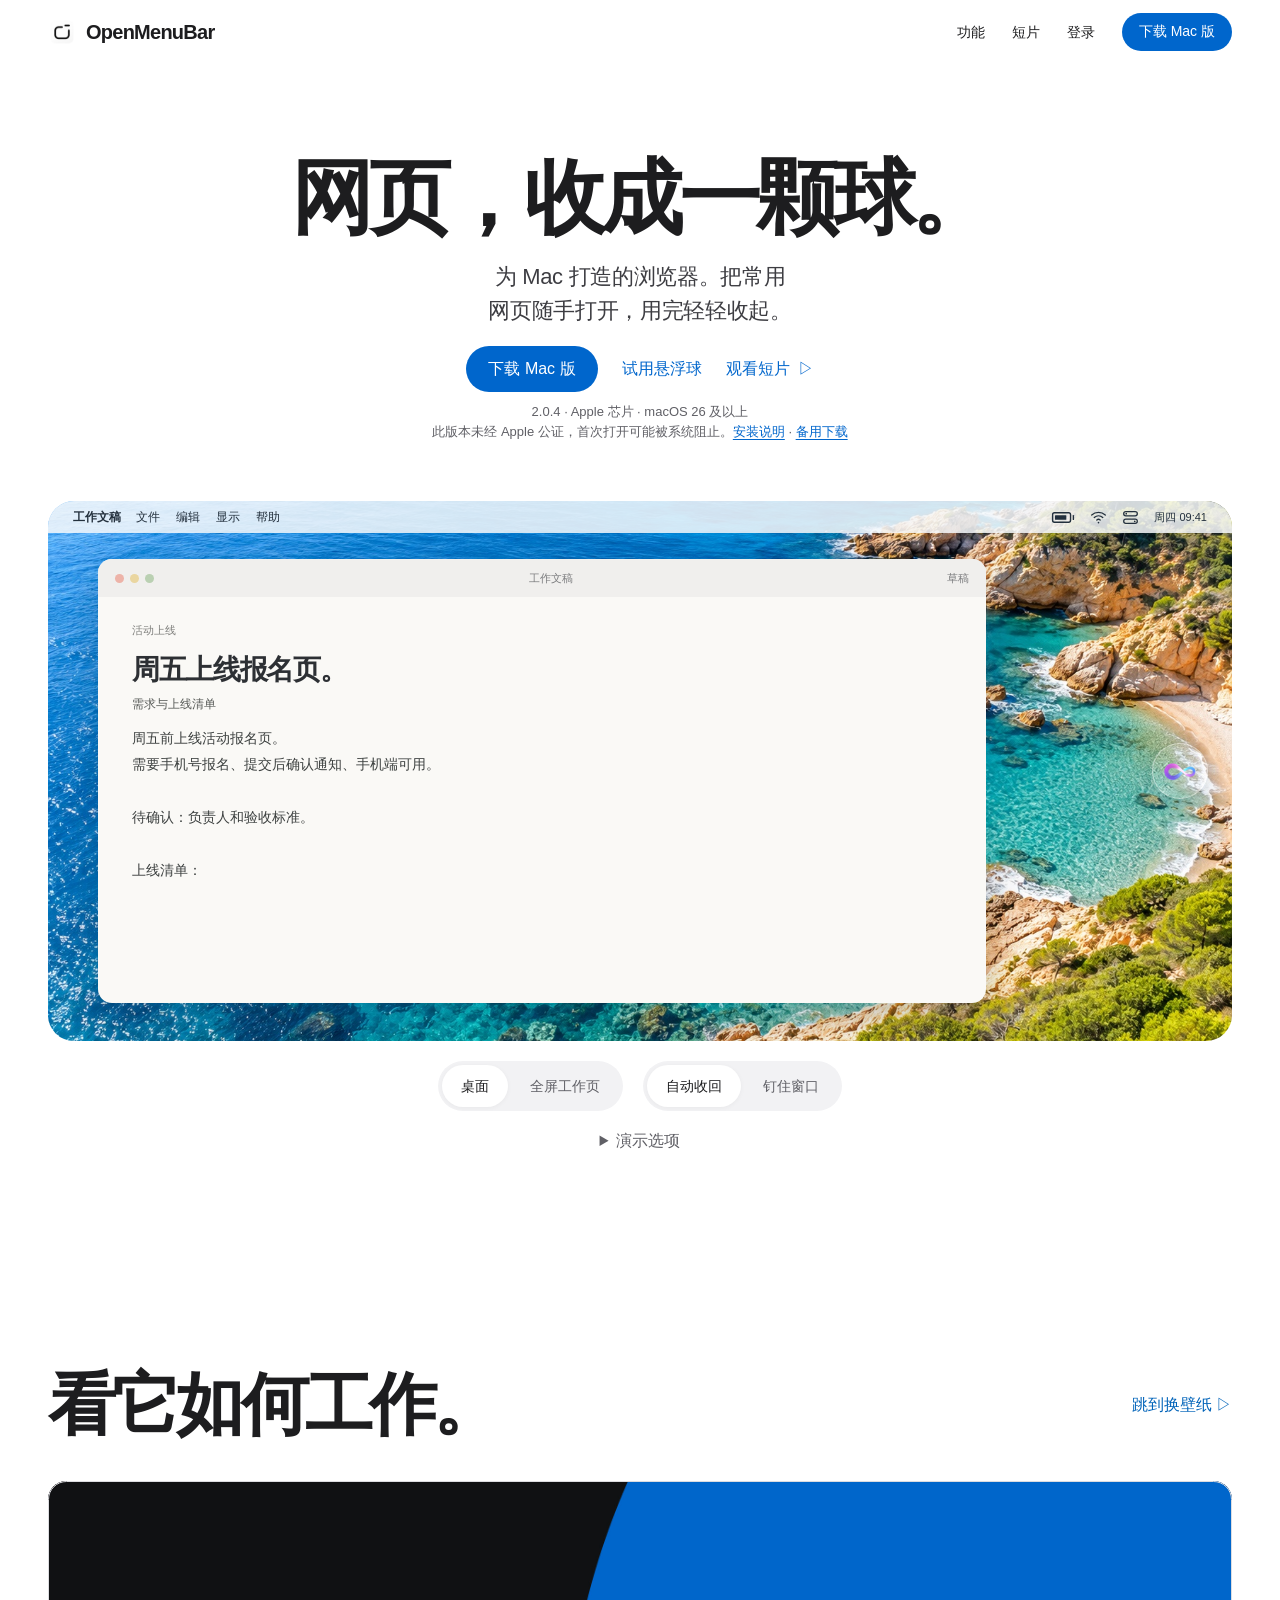
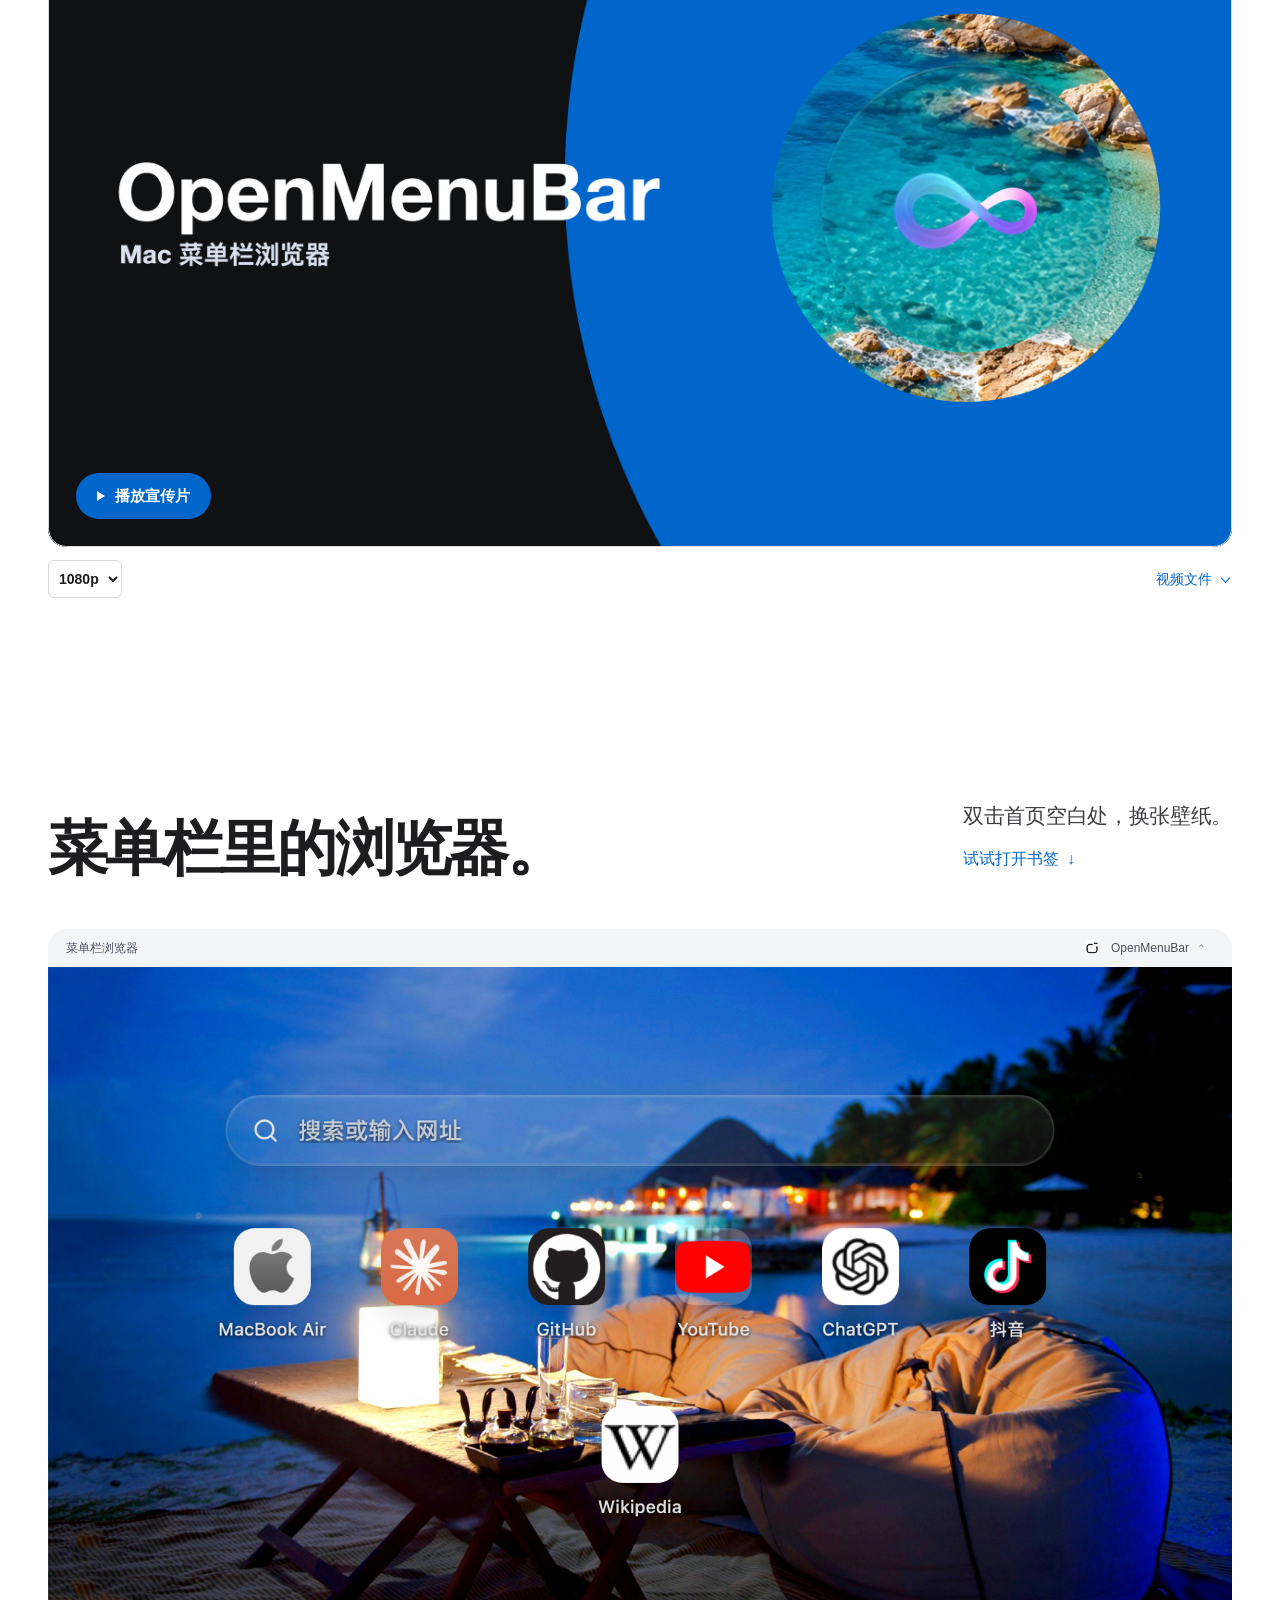
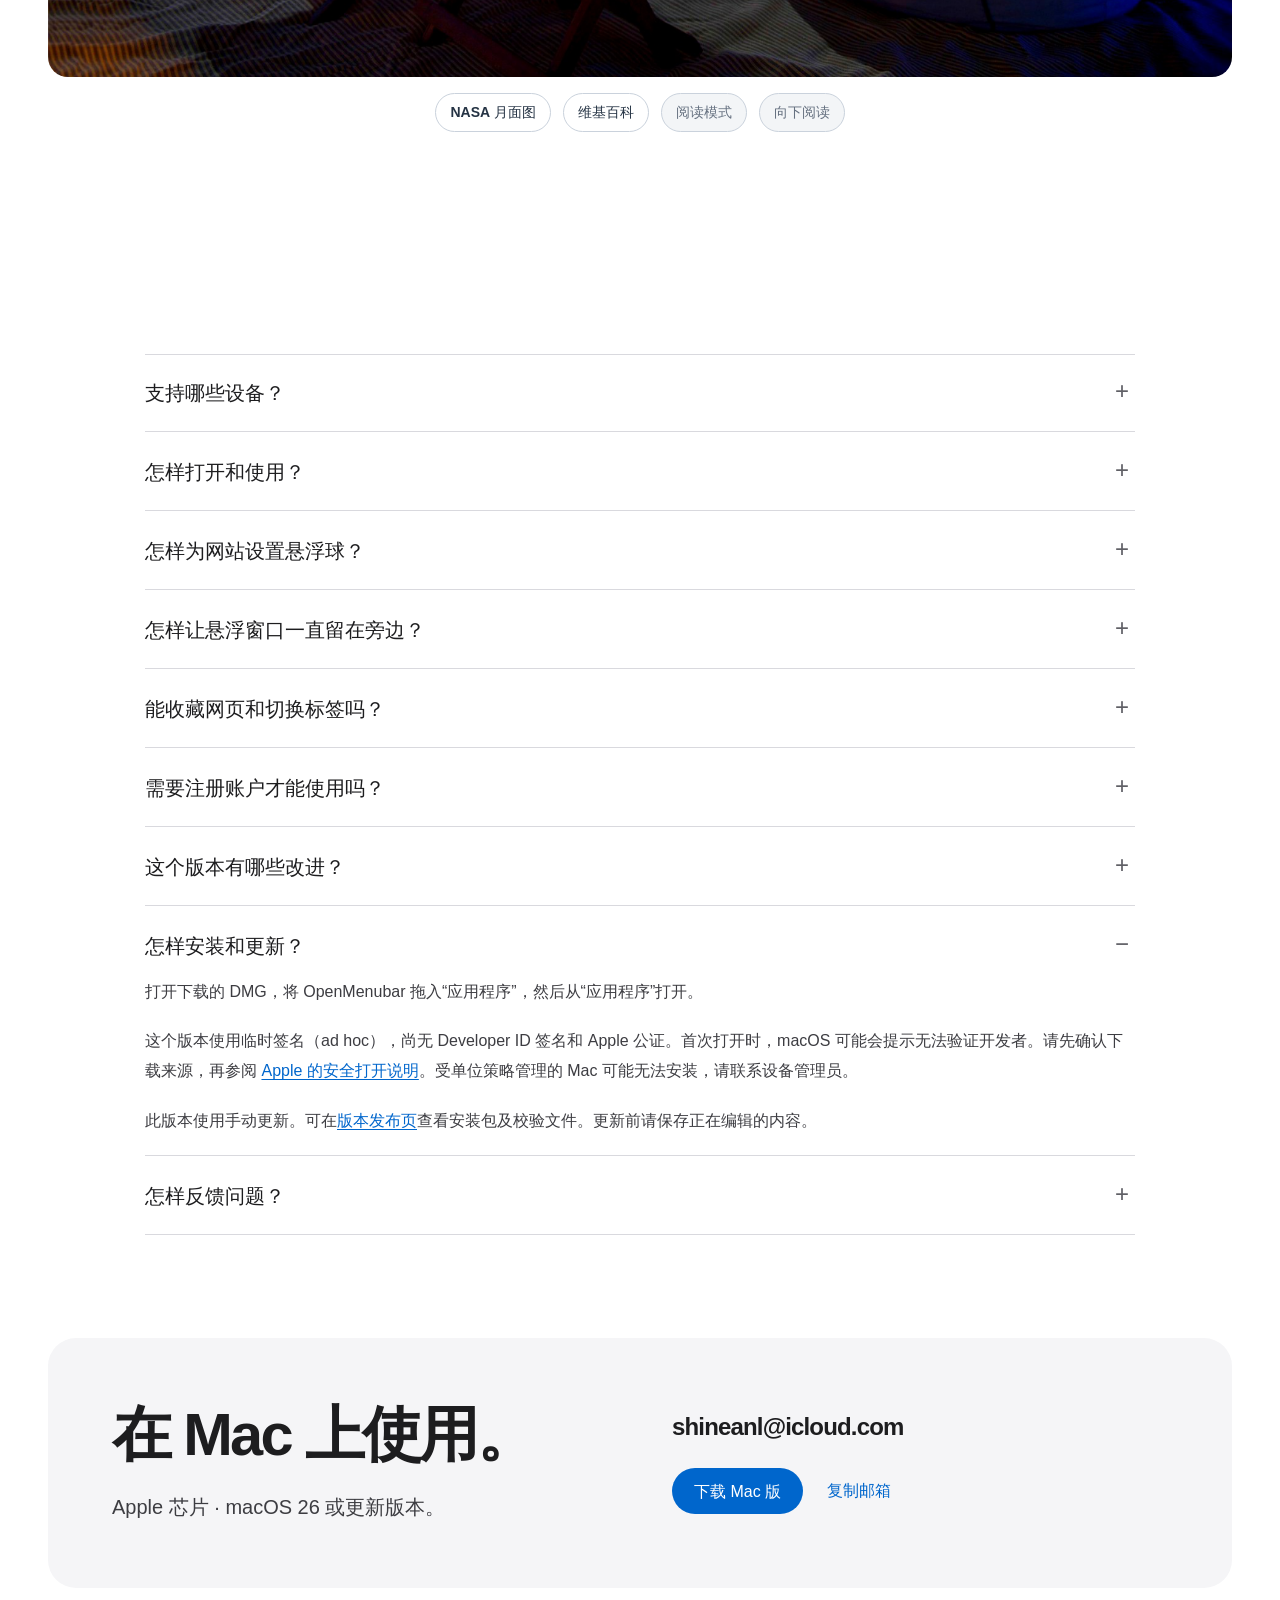
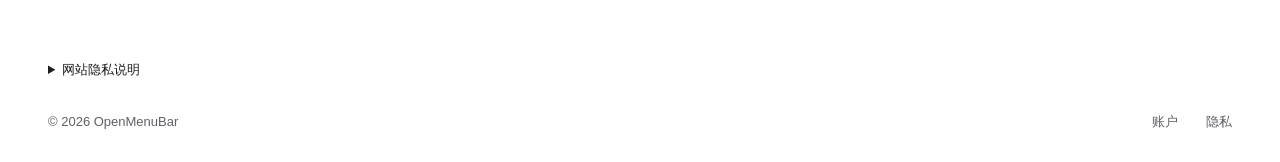
<file: index.html>
<!doctype html>
<html lang="zh-CN">
<head>
<meta charset="utf-8"><meta name="viewport" content="width=device-width,initial-scale=1">
<script>
// Only a clean-URL reload starts at the top. Hash links and back/forward keep
// the browser's normal behavior; restore its mode before user navigation.
(() => {
  if (location.hash || performance.getEntriesByType('navigation')[0]?.type !== 'reload' || !('scrollRestoration' in history)) return;
  const previous = history.scrollRestoration;
  history.scrollRestoration = 'manual';
  let guarded = true;
  const events = ['pointerdown','touchstart','keydown','wheel','pagehide'];
  const restore = () => {
    guarded = false;
    history.scrollRestoration = previous;
    events.forEach(name => window.removeEventListener(name, restore, true));
  };
  // Keep the reload guard through WebKit's deferred restoration, then release
  // it on the first user action or when leaving; no ongoing timer or scroll hook.
  events.forEach(name => window.addEventListener(name, restore, {capture:true,passive:true}));
  // Chromium can apply a saved reload offset before this head script runs.
  // Correct that one reload only; never override a hash or a user interaction.
  window.addEventListener('pageshow', event => {
    if (guarded && !event.persisted && !location.hash) window.scrollTo({top:0,left:0,behavior:'instant'});
  }, {once:true});
})();
</script>
<title>OpenMenuBar — 网页，收在手边。</title>
<meta name="description" content="一个更顺手的 macOS 浏览器。为常用站点配置悬浮球，需要时展开，用完收起；也可从菜单栏搜索、收藏与切换网页。">
<meta name="theme-color" content="#ffffff"><meta property="og:title" content="OpenMenuBar — 网页，收在手边。"><meta property="og:description" content="轻盈、顺手、少打扰的 macOS 浏览器。">
<link rel="icon" type="image/png" href="assets/app-icon.png?v=5"><meta name="robots" content="index,follow"><meta name="author" content="OpenMenuBar">
<style>
/* Interactive product fragments. These match the current app's visual language. */
.product-window{position:relative;margin:auto;background:#f4f5f7;border-radius:20px;overflow:hidden}
.demo-menubar{height:38px;display:flex;align-items:center;justify-content:space-between;padding:0 18px;background:#f4f5f7;color:#4b5260;font-size:12px}
.demo-menubar b{font-weight:500}.menu-trigger{display:flex;align-items:center;gap:9px;min-height:34px;background:transparent;border:0;border-radius:6px;padding:0 10px;font-size:12px}.menu-trigger:hover{background:#e4e7ec}.menu-trigger img{height:20px;width:20px}
.native-screen{position:relative;aspect-ratio:2.36;overflow:hidden;background:#f5f5f7}.demo-live{position:absolute;inset:0;overflow:hidden;background:#073b88 url('assets/wallpaper.jpg') center/cover no-repeat;transition:opacity .35s,transform .55s var(--ease)}
.native-screen.closed .demo-live{opacity:0;transform:translateY(-24px) scale(.98);pointer-events:none}.closed-label{position:absolute;inset:0;display:flex;align-items:center;justify-content:center;gap:14px;opacity:0;pointer-events:none;color:#526071;font-size:18px;transition:opacity .3s}.closed .closed-label{opacity:1}.closed-label img{width:40px}
.home-view{position:absolute;inset:0;display:flex;align-items:center;flex-direction:column;padding-top:var(--home-search-top,100px);z-index:6}.home-search{position:relative;isolation:isolate;width:min(560px,86%);height:48px;flex:none;display:flex;align-items:center;padding:0 22px 0 18px;gap:12px;border:1px solid rgba(255,255,255,.11);border-radius:24px;color:white;background:rgba(255,255,255,.02);background-image:linear-gradient(180deg,rgba(255,255,255,.025),rgba(255,255,255,.005));box-shadow:inset 0 1px 0 rgba(255,255,255,.05),inset 0 -1px 0 rgba(255,255,255,.08);transition:background-color 180ms ease,border-color 180ms ease,box-shadow 180ms ease} /* taste-skill-ignore: source-matched product UI inside data-ui; retains native surface treatment. */
.home-search::before{content:"";position:absolute;inset:0;z-index:-1;border-radius:inherit;pointer-events:none;background:rgba(255,255,255,.04);-webkit-backdrop-filter:blur(2px) saturate(118%);backdrop-filter:blur(2px) saturate(118%);box-shadow:0 8px 20px rgba(12,18,26,.12),inset 0 1px 1px rgba(255,255,255,.1),inset 0 -1px 1px rgba(0,0,0,.1)} /* taste-skill-ignore: source-matched product UI inside data-ui; retains native surface treatment. */
.home-search::after{content:"";position:absolute;inset:1px;border-radius:23px;pointer-events:none;background:linear-gradient(125deg,rgba(255,255,255,.05),transparent 38%,transparent 68%,rgba(255,255,255,.045));opacity:0;transition:opacity 180ms ease}.home-search>span{display:flex;width:18px;height:18px;flex:none;opacity:.82}.home-search svg{width:18px;height:18px;filter:drop-shadow(0 1px 2px #0006)}.home-search input{position:relative;z-index:1;background:transparent;border:0;outline:none;width:100%;height:100%;font:500 16px -apple-system,BlinkMacSystemFont,"PingFang SC",sans-serif;color:#fffffff5;caret-color:white;text-shadow:0 1px 3px #000b}.home-search input::placeholder{color:#ffffffd1;opacity:1;text-shadow:0 1px 3px #000a}.home-search:focus-within{border-color:#ffffff60;background-color:#ffffff0a;box-shadow:0 10px 26px #0c121a1f,inset 0 1px 1px #ffffff24}.home-search:focus-within::after{opacity:1} /* taste-skill-ignore: source-matched product UI inside data-ui; retains native surface treatment. */
.home-bookmarks{position:relative;width:min(580px,90%);display:flex;flex-wrap:wrap;align-items:flex-start;justify-content:center;gap:44px 16px;padding-top:14px;margin-top:28px}.home-bookmark{position:relative;flex:0 0 calc((100% - 80px)/6);min-width:0;border:0;background:transparent;color:white;padding:0;display:flex;align-items:center;flex-direction:column;gap:8px;font-size:12px;line-height:16px;text-shadow:0 1px 3px #000b;font-weight:500}.home-bookmark .icon-tile{width:52px;height:52px;flex:none;border-radius:14px;background:#ffffff38;display:grid;place-items:center;overflow:hidden;transform-origin:center bottom;box-shadow:0 8px 22px #1a162a1a}.home-bookmark img{display:block;width:100%;height:100%;border-radius:inherit;object-fit:cover;pointer-events:none}.home-bookmark:focus-visible{outline:0}.home-bookmark:focus-visible .icon-tile{outline:3px solid white;outline-offset:5px} /* taste-skill-ignore: source-matched product UI inside data-ui; retains native surface treatment. */
.demo-live.browsing .home-view{visibility:hidden;pointer-events:none}.demo-live.returning .home-view{visibility:visible;pointer-events:auto}.demo-live:not(.browsing) .demo-topbar,.demo-live:not(.browsing)>.preview-page{visibility:hidden}.demo-live.returning .home-search::before{-webkit-backdrop-filter:none;backdrop-filter:none} /* taste-skill-ignore: source-matched product UI inside data-ui; retains native surface treatment. */
.preview-page{position:absolute;inset:0;background:#fafbfe;display:flex;flex-direction:column;justify-content:center;align-items:center;text-align:center}.preview-page>.page-logo{width:54px;height:54px;border-radius:12px;object-fit:contain}.preview-page h3{font-size:28px;font-weight:600;letter-spacing:-.04em;margin:20px 0 12px}.preview-page p{font-size:15px;line-height:1.8;color:#526071;margin:0}.demo-query{border:1px solid #e4e8f0;background:white;border-radius:20px;color:#526071;font-size:14px;max-width:66%;width:470px;margin-top:24px;text-align:left;padding:18px} /* taste-skill-ignore: source-matched product UI inside data-ui; retains native surface treatment. */
.demo-topbar{position:absolute;top:0;left:0;right:0;height:32px;display:flex;align-items:flex-start;gap:12px;padding:4px 15px;background:#f4f6fbf5;border-bottom:1px solid #e5eaf3;z-index:4}.demo-topbar .home-return{border:0;background:#e8edf5;border-radius:50%;font-size:15px;width:25px;height:25px;flex:none;padding:0}.dock-rail{--unit:24;--gap:5;display:flex;align-items:flex-start;gap:calc(var(--gap)*1px);height:46px;width:182px;flex:none;position:relative}.dock-item{height:calc(var(--unit)*1.8px);width:calc(var(--unit)*1px);padding:0;border:0;background:transparent;position:relative;flex:none;isolation:isolate;transform-origin:0 0}.dock-bg{position:absolute;top:0;left:50%;width:calc(var(--unit)*1px);height:calc(var(--unit)*1px);transform:translateX(-50%);background:#e1e5edaa;border:1px solid #c9d2e355;border-radius:50%;z-index:-1;transform-origin:50% 0}.dock-item img{position:absolute;top:calc(var(--unit)*.166666px);left:50%;width:calc(var(--unit)*.666666px);height:calc(var(--unit)*.666666px);border-radius:22%;transform:translateX(-50%);object-fit:contain;transform-origin:50% 0}.dock-item::after{content:attr(data-name);position:absolute;top:calc(var(--unit)*1.74px);left:50%;transform:translateX(-50%) scaleX(var(--dock-inverse,1));font-size:12px;color:#52627c;opacity:0;white-space:nowrap;pointer-events:none;transition:opacity .2s}.dock-item:hover::after,.dock-item:focus-visible::after{opacity:1}.dock-flash{position:absolute;inset:0;border-radius:50%;background:white;opacity:0}.dock-item.pressed .dock-flash{animation:dockPress .2s ease-in-out}.demo-topbar .dock-rail,.demo-topbar .dock-item{height:calc(var(--unit)*1px)}.demo-topbar .dock-bg{top:calc(var(--unit)*.5px);transform:translate(-50%,-50%);transform-origin:50% 50%}.demo-topbar .dock-item img{transform-origin:50% 50%}.demo-tab{display:flex;align-items:center;gap:7px;max-width:180px;min-width:110px;height:26px;border-radius:16px;padding:0 13px;background:white;color:#314460;font-size:12px;box-shadow:0 1px 3px #20385912}.demo-tab img{width:15px;height:15px}.demo-tab small{margin-left:auto;color:#8b97ab} /* taste-skill-ignore: source-matched product UI inside data-ui; retains native surface treatment. */
.motion-preview{background:#f5f5f7;position:relative;overflow:hidden;color:#1d1d1f;border-radius:24px}.motion-chrome{padding:42px 48px 28px;min-height:210px;background:#e9ecf1;display:flex;align-items:flex-start;gap:28px;position:relative}.motion-chrome .dock-rail{--unit:70;--gap:14;width:480px;height:140px}.motion-chrome .dock-item::after{font-size:14px}.motion-tab-tray{flex:1;min-width:0;display:flex;gap:14px;margin-top:10px;overflow:hidden;align-items:center;min-height:58px}.motion-tab{white-space:nowrap;display:flex;align-items:center;gap:12px;padding:15px 24px;border-radius:30px;font-size:16px;background:white}.motion-tab img{width:25px;height:25px;object-fit:contain;border-radius:6px}.motion-plus{color:#677386;font-size:24px;flex:none}.motion-content{display:flex;justify-content:space-between;align-items:center;gap:30px;padding:48px;min-height:220px;background:#fafafa}.motion-content h3{font-size:32px;letter-spacing:-.035em;font-weight:600;margin:0 0 12px}.motion-content p{font-size:17px;line-height:1.75;color:#526071;margin:0}.motion-content .motion-logo{width:88px;height:88px;border-radius:22px;object-fit:contain}.motion-pointer{position:absolute;top:0;left:0;width:24px;height:33px;z-index:4;pointer-events:none;filter:drop-shadow(1px 2px 1px white);opacity:0;transform-origin:top left}.motion-pointer svg{display:block;width:100%;height:100%}.motion-tab-tray .motion-tab[hidden]{display:none} /* taste-skill-ignore: source-matched product UI inside data-ui; retains native surface treatment. */
.feature-view{width:100%;animation:chapterIn .45s var(--ease) backwards}.feature-view[hidden]{display:none}.feature-shot{display:block;width:100%;border-radius:14px}.small-home{max-width:none;aspect-ratio:1.94;object-fit:cover;object-position:top;margin:auto}.key-row{display:flex;gap:10px;align-items:center;justify-content:center;margin-bottom:32px}.key{display:inline-flex;align-items:center;justify-content:center;min-width:54px;height:52px;background:white;border:1px solid #e1e4eb;box-shadow:0 3px 0 #e1e4eb;border-radius:9px;font-size:21px}.key-row p{font-size:16px;margin-left:9px}.bookmark-strip{display:flex;gap:18px;justify-content:center;margin-bottom:32px}.bookmark{background:white;border-radius:16px;width:68px;height:68px;display:flex;align-items:center;justify-content:center}.bookmark img{width:48px;height:48px;object-fit:contain;border-radius:12px}.workspace{background:white;border-radius:14px;overflow:hidden}.inline-brand-row{display:flex;align-items:center;gap:13px;background:#e9edf4;padding:14px 20px}.inline-brand-row img{width:26px;height:26px;object-fit:contain;border-radius:6px}.mini-tabs{display:flex;gap:6px;padding:12px 18px;background:#f4f5f7}.mini-tabs button{font-size:15px;min-height:40px;border:0;background:transparent;border-radius:6px;padding:8px 16px}.mini-tabs button[aria-selected=true]{background:white;color:#0066cc}.workspace-page{padding:40px 30px;min-height:240px}.workspace-page h3{font-size:28px;letter-spacing:-.04em;margin:14px 0 12px}.workspace-page p{font-size:17px;line-height:1.8;color:#526071;margin:0}.slide-outgoing{pointer-events:none!important}.page-scrolling .home-search::before,.hero-offscreen .home-search::before{-webkit-backdrop-filter:none;backdrop-filter:none} /* taste-skill-ignore: source-matched product UI inside data-ui; retains native surface treatment. */
@keyframes dockPress{0%,100%{opacity:0}18%{opacity:.3}}@keyframes chapterIn{from{opacity:0;transform:translateY(12px)}to{opacity:1;transform:none}}
@media(max-width:760px){.product-window{border-radius:14px}.native-screen{aspect-ratio:1.3}.demo-live{background-position:54% center}.home-search{width:86%;height:42px;padding:0 14px;gap:9px}.home-search input{font-size:14px}.home-bookmarks{gap:32px 16px;margin-top:22px}.home-bookmark{flex-basis:calc((100% - 48px)/4);font-size:11px;gap:7px}.home-bookmark .icon-tile{width:42px;height:42px;border-radius:11px}.demo-menubar{font-size:10px;padding:0 9px}.demo-menubar b{font-size:10px}.menu-trigger{font-size:10px;gap:4px;padding:0 4px;min-height:36px}.menu-trigger img{width:17px;height:17px}.demo-topbar{height:36px;padding:6px 8px;gap:6px}.demo-topbar .dock-rail{--unit:20;--gap:4;width:140px}.demo-topbar .home-return{width:24px;height:24px;font-size:14px}.demo-tab{font-size:10px;min-width:68px;height:24px;padding:0 8px;gap:4px}.demo-tab img{width:12px;height:12px}.preview-page>.page-logo{width:36px;height:36px;border-radius:9px}.preview-page h3{font-size:21px;margin:13px 0 9px;max-width:90%}.preview-page p{font-size:12px;max-width:87%}.demo-query{padding:10px;font-size:11px;margin-top:14px;max-width:84%;border-radius:13px}.closed-label{font-size:14px}.closed-label img{width:30px}.motion-preview{border-radius:18px}.motion-chrome{padding:28px 20px 20px;gap:10px;flex-wrap:wrap;min-height:190px}.motion-chrome .dock-rail{--unit:40;--gap:9;width:285px;height:88px}.motion-chrome .dock-item::after{font-size:12px}.motion-tab-tray{flex-basis:100%;margin:0;min-height:40px;padding-left:3px}.motion-tab{font-size:13px;padding:9px 14px}.motion-tab img{width:18px;height:18px}.motion-content{padding:28px 24px;gap:16px;min-height:180px}.motion-content h3{font-size:23px;line-height:1.25}.motion-content p{font-size:14px}.motion-content .motion-logo{width:48px;height:48px;border-radius:12px}.key-row{margin-bottom:24px;gap:8px;flex-wrap:wrap}.key-row p{font-size:13px;margin-left:4px}.key{min-width:44px;height:44px;font-size:18px}.bookmark{width:52px;height:52px}.bookmark img{width:38px;height:38px}.bookmark-strip{gap:14px;margin-bottom:24px}.workspace-page{padding:28px 22px;min-height:220px}.workspace-page h3{font-size:24px}.workspace-page p{font-size:15px}.small-home{aspect-ratio:1.45}}
@media(prefers-reduced-motion:reduce){.demo-live,.home-view,.dock-item,.dock-item img,.dock-bg,.motion-tab-tray,.closed-label{transition:none!important}.motion-pointer{display:none!important}.feature-view{animation:none}}
.release-demo{border:0;background:none;padding:0;font:inherit;cursor:pointer}.release-note a{text-decoration:underline;text-underline-offset:3px}
</style>
<link rel="canonical" href="https://funning0423.github.io/openmenubar-site/"><meta property="og:url" content="https://funning0423.github.io/openmenubar-site/"><meta property="og:type" content="website"><meta property="og:locale" content="zh_CN"><meta property="og:image" content="https://funning0423.github.io/openmenubar-site/assets/wallpaper-poster.jpg?v=6a9117ad72"><meta property="og:image:alt" content="OpenMenuBar 字标与海岸背景下的液态玻璃悬浮球。"><meta name="twitter:card" content="summary_large_image"><link rel="stylesheet" href="refresh.css?v=16"><link rel="stylesheet" href="assets/film-player.css?v=08c5ec2693">
<link rel="stylesheet" href="assets/orb-demo.css?v=54">
<link rel="stylesheet" href="assets/moon-preview.css?v=f412bdb12c">
<link rel="stylesheet" href="assets/homepage-layout.css?v=3">
</head>
<body id="top">
<noscript><style>.copy-email,[data-orb-open],.orb-scene-controls,.orb-demo-controls,.orb-launcher,.orb-invitation,.orb-pin-help{display:none}</style><p class="noscript-notice wrap">当前为静态预览。仍可下载 Mac 版和观看短片。</p></noscript>
<a class="skip" href="#main">跳到正文</a>
<div class="wrap"><header><a class="brand" href="#top" aria-label="OpenMenuBar 首页"><img src="assets/app-icon.png?v=5" alt="" width="33" height="33">OpenMenuBar</a><nav aria-label="主导航"><a class="desktop-nav" href="#features">功能</a><a href="#film">短片</a><a href="https://openmenubar-mac.funning0423.chatgpt.site/account" target="_top">登录</a><a class="nav-cta desktop-nav" href="https://github.com/Funning0423/openmenubar-site/releases/download/v2.0.4/OpenMenubar-2.0.4-arm64.dmg" aria-describedby="download-compatibility">下载 Mac 版</a></nav></header></div>
<main id="main">
<section class="hero orb-hero wrap" aria-labelledby="hero-title">
  <div class="entry hero-heading"><h1 id="hero-title"><span>网页，</span><wbr><span>收成一颗球。</span></h1><div class="hero-copy">
    <p class="intro">为 Mac 打造的浏览器。把常用网页随手打开，用完轻轻收起。</p>
    <div class="actions"><a class="button" href="https://github.com/Funning0423/openmenubar-site/releases/download/v2.0.4/OpenMenubar-2.0.4-arm64.dmg" aria-describedby="download-compatibility">下载 Mac 版</a><button class="text-link release-demo" type="button" data-orb-open>试用悬浮球</button><a class="text-link" href="#film">观看短片 <span aria-hidden="true">▷</span></a></div><p class="release-note" id="download-compatibility">2.0.4 · Apple 芯片 · macOS 26 及以上<br>此版本未经 Apple 公证，首次打开可能被系统阻止。<a href="#install-help">安装说明</a> · <a href="https://openmenubar-mac.funning0423.chatgpt.site/updates/OpenMenubar-2.0.4-arm64.dmg">备用下载</a></p>
  </div></div>
  <div class="orb-stage" id="orb-stage" data-ui data-orb-state="closed" data-orb-side="right" data-orb-scene="desktop" data-orb-pinned="false" aria-label="在工作场景中使用悬浮 AI 网页">
    <div class="orb-desktop-bar" aria-hidden="true"><div class="orb-menu-left"><span class="orb-menu-app">工作文稿</span><span class="orb-menu-items"><span>文件</span><span>编辑</span><span>显示</span><span>帮助</span></span></div><div class="orb-menu-status"><svg viewBox="0 0 24 18" class="orb-battery"><rect x="1" y="4" width="19" height="10" rx="2"/><path d="M23 7v4"/><rect x="3.5" y="6.5" width="12" height="5" rx=".6" fill="currentColor" stroke="none"/></svg><svg viewBox="0 0 20 20"><path d="M2 7a12 12 0 0 1 16 0M5 10a7.5 7.5 0 0 1 10 0M8 13a3 3 0 0 1 4 0"/><circle cx="10" cy="16" r="1" fill="currentColor" stroke="none"/></svg><svg viewBox="0 0 20 20"><rect x="2" y="3" width="16" height="5" rx="2.5"/><circle cx="5" cy="5.5" r="1" fill="currentColor" stroke="none"/><rect x="2" y="12" width="16" height="5" rx="2.5"/><circle cx="15" cy="14.5" r="1" fill="currentColor" stroke="none"/></svg><span class="orb-menu-time">周四 09:41</span></div></div>
    <section class="orb-document" id="orb-document" aria-label="可编辑的工作文稿">
      <div class="orb-work-chrome"><span class="orb-window-dots" aria-hidden="true"><i></i><i></i><i></i></span><span>工作文稿</span><span>草稿</span></div>
      <div class="orb-work-content"><p class="orb-work-breadcrumb">活动上线</p><h2>周五上线报名页。</h2>
        <label for="orb-draft" class="orb-draft-label">需求与上线清单</label>
        <textarea id="orb-draft" spellcheck="false" aria-label="可编辑的需求与上线清单">周五前上线活动报名页。
需要手机号报名、提交后确认通知、手机端可用。

待确认：负责人和验收标准。

上线清单：
</textarea>
      </div>
    </section>
    <button type="button" class="orb-launcher" id="orb-launcher" aria-label="展开 ChatGPT 对话演示" aria-controls="orb-web" aria-expanded="false"><span class="orb-glyph" aria-hidden="true"></span></button>
    <div class="orb-shell" id="orb-web" role="region" aria-label="ChatGPT 移动网页结构演示" aria-hidden="true" hidden inert>
      <div class="orb-chat-header"><strong>ChatGPT <span aria-hidden="true">⌄</span></strong><span class="orb-chat-mark" aria-hidden="true">演示对话</span></div>
      <div class="orb-reading" id="orb-reading" tabindex="0" aria-label="可滚动的原创 AI 对话">
        <div class="orb-conversation" id="orb-conversation">
          <div class="orb-message orb-message-user"><p>周五前上线活动报名页，需要手机号报名、确认通知和手机适配。把需求整理成上线清单，并列出待确认的问题。</p></div>
          <div class="orb-message orb-message-assistant"><div id="orb-copy-source"><p>可以，先把需求拆成四项：</p>
            <ol id="orb-checklist"><li><strong>页面内容</strong><span>时间、地点与报名说明。</span></li><li><strong>报名表单</strong><span>手机号必填与格式校验。</span></li><li><strong>成功通知</strong><span>确认文案与发送方式。</span></li><li><strong>上线验收</strong><span>检查手机端报名全流程。</span></li></ol>
            <h3>上线前再确认</h3><ul><li>各项任务由谁负责？</li><li>报名数据保存在哪里？</li><li>具体上线时间和验收人是谁？</li></ul>
            </div><button type="button" id="orb-copy" class="orb-copy" aria-label="复制上线清单"><svg viewBox="0 0 24 24" aria-hidden="true" fill="none" stroke="currentColor" stroke-width="1.6"><rect x="8" y="8" width="12" height="13" rx="2"/><path d="M16 8V5a2 2 0 0 0-2-2H5a2 2 0 0 0-2 2v9a2 2 0 0 0 2 2h3"/></svg><span>复制清单</span></button>
          </div>
        </div>
      </div>
      <form class="orb-composer" id="orb-chat-form"><label for="orb-chat-input" class="visually-hidden">补充需求，保存到演示对话</label><textarea id="orb-chat-input" rows="1" placeholder="补充需求…" maxlength="600" aria-describedby="orb-demo-note"></textarea><button type="submit" id="orb-send" aria-label="发送到演示对话" disabled><svg viewBox="0 0 24 24" aria-hidden="true" fill="none" stroke="currentColor" stroke-width="2" stroke-linecap="round" stroke-linejoin="round"><path d="M12 19V5M6 11l6-6 6 6"/></svg></button></form>
    </div>
  </div>
  <div class="orb-scene-controls" aria-label="演示控制">
    <div class="orb-control-group" role="group" aria-label="工作场景"><button type="button" data-orb-scene="desktop" aria-pressed="true">桌面</button><button type="button" data-orb-scene="fullscreen" aria-pressed="false">全屏工作页</button></div>
    <div class="orb-control-group" role="group" aria-label="窗口行为"><button type="button" data-orb-mode="auto" aria-pressed="true">自动收回</button><button type="button" data-orb-mode="pinned" aria-pressed="false">钉住窗口</button></div>
  </div>
  <details class="demo-options">
    <summary>演示选项</summary>
    <p class="orb-demo-note" id="orb-demo-note">本页演示不连接 AI 服务。</p>
    <div class="orb-demo-controls"><div><button type="button" id="orb-side">移到左侧</button><button type="button" id="orb-toggle">展开 AI</button></div></div>
  </details>
  <p class="demo-status" id="orb-demo-status" role="status" aria-live="polite"></p>
  <noscript><p class="orb-static-note">当前显示静态预览。你仍可观看短片、阅读功能，或<a href="https://github.com/Funning0423/openmenubar-site/releases/download/v2.0.4/OpenMenubar-2.0.4-arm64.dmg">下载 Mac 版</a>。</p></noscript>
</section>

<section class="film-section" id="film" aria-labelledby="film-title">
<div class="film-inner wrap">
  <div class="film-heading">
    <h2 class="reveal" id="film-title">看它如何工作。</h2>
    <button class="film-chapter" type="button" data-film-chapter="24.54">跳到换壁纸 <span aria-hidden="true">▷</span></button>
  </div>
  <div class="film-shell reveal">
    <video id="product-film" data-opening-duration="4.173857" data-ai-end="21.905286" data-duration-label="约 50 秒" controls playsinline webkit-playsinline preload="none" poster="assets/wallpaper-poster.jpg?v=6a9117ad72" aria-label="OpenMenuBar 宣传片。打开悬浮网页预约会议室，双击更换首页壁纸，再滑过书签、切换网页，看土星环影从顶栏下穿过。"><source src="assets/openmenubar-wallpaper-720p.mp4?v=1908203c76" data-desktop-src="assets/openmenubar-wallpaper-4k.mp4?v=a91fa8672d" data-hd-src="assets/openmenubar-wallpaper-hd.mp4?v=0477f7392b" data-mobile-src="assets/openmenubar-wallpaper-720p.mp4?v=1908203c76" data-light-src="assets/openmenubar-wallpaper-480p.mp4?v=930f742497" type="video/mp4"><track kind="subtitles" src="assets/wallpaper.zh.vtt?v=1feee5fb19" srclang="zh" label="中文字幕"><p>你的浏览器暂不支持视频，请<a href="assets/openmenubar-wallpaper-4k.mp4?v=a91fa8672d" download>下载产品短片</a>。</p></video>
    <div class="film-start" hidden>
      <button id="film-play" type="button" aria-label="播放约 50 秒宣传片"><span class="film-triangle" aria-hidden="true"></span>播放宣传片</button>
    </div>
  </div>
  <p id="film-load-status" class="film-load-status" role="status" aria-live="polite" hidden></p>
  <a id="film-web-fallback" class="text-link" href="film-lite.html" hidden>打开备用播放</a>
  <div class="film-toolbar">
    <span id="film-quality" hidden aria-hidden="true"></span>
    <label class="film-resolution"><select id="film-resolution" aria-label="视频清晰度"><option value="light">480p</option><option value="mobile" selected>720p</option><option value="hd">1080p</option><option value="4k">4K</option></select></label>
    <details class="film-file-options">
      <summary>视频文件</summary>
      <div class="film-file-links">
        <a href="assets/openmenubar-wallpaper-4k.mp4?v=a91fa8672d" download="OpenMenuBar-Wallpaper-4K90.mp4">下载 4K 视频 <span aria-hidden="true">↓</span></a>
        <a href="film-lite.html">备用播放 · 1080p</a>
        <a href="assets/openmenubar-wallpaper-hd.mp4?v=0477f7392b">直接播放 1080p <span aria-hidden="true">↗</span></a>
      </div>
      <details id="full-film" class="film-archive">
        <summary>上一版</summary>
        <div class="film-file-links">
          <a href="assets/openmenubar-film-mobile.mp4?v=57c2">1080p</a>
          <a href="assets/openmenubar-film.mp4?v=57c2">4K</a>
        </div>
      </details>
    </details>
  </div>
</div></section>
<section class="menubar-section section wrap" id="features" aria-labelledby="features-title"><div class="section-heading"><h2 class="reveal" id="features-title">菜单栏里的浏览器。</h2><div class="menubar-intro"><p>双击首页空白处，换张壁纸。</p><a class="text-link" href="#native-screen" data-menu-demo>试试打开书签 <span aria-hidden="true">↓</span></a></div></div>
<div class="hero-stage"><div class="product-window" data-ui aria-label="菜单栏浏览器交互预览"><div class="demo-menubar"><b>菜单栏浏览器</b><button class="menu-trigger" id="menu-trigger" aria-expanded="true" aria-controls="native-screen"><img src="assets/app-icon.png?v=5" alt="">OpenMenuBar <span aria-hidden="true">⌃</span></button></div><div class="native-screen" id="native-screen" tabindex="-1"><div class="demo-live" id="hero-demo" data-home-state="home"><div class="moon-stage">
<div class="moon-home" tabindex="0" role="group" aria-label="浏览器首页。双击空白处或按回车换壁纸。"><form id="demo-search"><input id="q" aria-label="搜索或输入网址" type="text" autocomplete="off" spellcheck="false" enterkeyhint="go"></form><nav class="moon-bookmarks" aria-label="主页入口"></nav></div>
<div class="moon-page" hidden><div class="moon-bar" role="toolbar" aria-label="网页标签"></div><div class="moon-body" tabindex="0" role="region" aria-label="网页内容"><div class="moon-content"></div></div></div>
</div></div><div class="closed-label"><img src="assets/app-icon.png?v=5" alt="">点右上角图标，接着读。</div></div></div></div>
<div class="moon-actions" role="group" aria-label="交互演示操作"><button type="button" data-moon="nasa">NASA 月面图</button><button type="button" data-moon="wiki">维基百科</button><button type="button" data-moon="reader" aria-pressed="false" disabled>阅读模式</button><button type="button" data-moon="next" disabled>向下阅读</button><a id="moon-original" hidden target="_blank" rel="noopener noreferrer">打开原网页 ↗</a></div><p class="visually-hidden" id="moon-status" aria-live="polite"></p></section>
<section class="launch-section wrap" id="faq" aria-labelledby="faq-title"><div class="faq-heading"><h2 class="reveal" id="faq-title">常见问题</h2></div><div class="faq-list"><details><summary>支持哪些设备？</summary><p>此安装包支持配备 Apple 芯片的 Mac，需要 macOS 26 或更新版本。</p></details><details><summary>怎样打开和使用？</summary><p>点击菜单栏图标即可打开或收起浏览器。输入关键词或网址开始浏览；也可以在设置中自定义快捷键，或启用悬浮球。</p></details><details><summary>怎样为网站设置悬浮球？</summary><p>右键菜单栏图标 → 设置 →「悬浮球」→「添加站点」，填写名称与网址，再将该站点的「打开方式」设为「悬浮球」，即可在屏幕边缘显示入口。点开访问该站点，收起后保留当前页面；也可以拖动位置、设置专属快捷键或更换头像。每颗悬浮球对应一个已配置的站点。</p></details><details><summary>怎样让悬浮窗口一直留在旁边？</summary><p>在「设置 → 快捷键」中为“钉住窗口”配置自己的组合键；默认没有快捷键。展开悬浮网页后使用该组合键即可切换钉住状态。钉住后点击其他应用不会收回，仍可按 Esc 主动收起。</p></details><details><summary>能收藏网页和切换标签吗？</summary><p>可以。常用网页可从主页与顶栏快速打开。右键选择“从主页移除”会保留收藏；选择“删除书签”则会先确认。移除的图标可以从书签管理添加回来。</p></details><details><summary>需要注册账户才能使用吗？</summary><p>不需要。浏览、收藏和下载可以直接使用。账户入口支持使用 ChatGPT 登录，也可在登录页用邮箱注册；首次授权会创建 OpenMenubar 账户。目前不提供微信或手机验证码登录，也暂不提供云同步。</p></details><!-- shared-release:start --><details id="release-notes"><summary>这个版本有哪些改进？</summary><p>2.0.4 · 2026-10-25</p><p>修复退出后再次进入无痕时可能保留上次 Cookie 和本地存储的问题。</p><p>修复无痕状态下清除普通浏览资料的网站数据未实际生效的问题，并明确清理范围。</p><p>补齐真实文件上传与客户端原生操作流程的安装版验证。</p><p>普通公共 HTTPS 外语网页默认自动翻译，支持按网站关闭；无痕与本地页面仅手动。</p><p>工作空间支持重命名和确认删除；覆盖需确认，打开前自动保存最近一次网址恢复点。</p><p>工作空间损坏时保护原件并恢复有效备份；资料变化、重名或超过 50 个时停止写入。</p><p>反馈通过可审阅的邮件草稿发送，也可复制完整内容。</p></details><!-- shared-release:end --><details id="install-help" open><summary>怎样安装和更新？</summary><p>打开下载的 DMG，将 OpenMenubar 拖入“应用程序”，然后从“应用程序”打开。</p><p>这个版本使用临时签名（ad hoc），尚无 Developer ID 签名和 Apple 公证。首次打开时，macOS 可能会提示无法验证开发者。请先确认下载来源，再参阅 <a href="https://support.apple.com/zh-cn/102445">Apple 的安全打开说明</a>。受单位策略管理的 Mac 可能无法安装，请联系设备管理员。</p><p>此版本使用手动更新。可在<a href="https://github.com/Funning0423/openmenubar-site/releases/tag/v2.0.4">版本发布页</a>查看安装包及校验文件。更新前请保存正在编辑的内容。</p></details><details><summary>怎样反馈问题？</summary><p>请联系 <a href="mailto:shineanl@icloud.com">shineanl@icloud.com</a>，并附上 macOS 版本、产品版本和复现步骤。</p></details></div></section>
<section class="contact-section wrap" id="contact" aria-labelledby="contact-title"><div><h2 id="contact-title">在 Mac 上使用。</h2><p>Apple 芯片 · macOS 26 或更新版本。</p></div><div class="contact-card"><a class="email-address" href="mailto:shineanl@icloud.com">shineanl@icloud.com</a><div class="contact-actions"><a class="button" href="https://github.com/Funning0423/openmenubar-site/releases/download/v2.0.4/OpenMenubar-2.0.4-arm64.dmg" aria-describedby="download-compatibility">下载 Mac 版</a><button class="copy-email" type="button">复制邮箱</button></div><p class="copy-status" role="status" aria-live="polite"></p></div></section>

<section class="site-info wrap" aria-label="网站说明"><details id="privacy"><summary>网站隐私说明</summary><p>介绍页没有广告或行为统计。账户为可选功能，本地核心功能无需登录。身份验证由 ChatGPT 提供；设备授权后保存身份标识、昵称、邮箱及最长 30 天的会话，令牌以摘要保存。账户不提供浏览数据云同步，iCloud 独立且依赖构建权限。托管服务处理连接所需的技术记录。</p><p>网页翻译可能向 Google 发送合格的可见文本。普通公共 HTTPS 外语网页默认自动，可按网站关闭；无痕和本地页面仅手动。输入框、密码与 Cookie 不发送。</p><p>客户端与网页账户登出为不同操作。目前没有自助导出、账户资料删除或设备管理界面，相关请求请联系支持，需核对身份和处理权限。账户资料没有自动到期删除机制。</p><p class="third-party-note">演示中的 GPT、Claude、GitHub、抖音为第三方网页示例，其名称和标识属于各自权利人，不表示官方合作或背书。</p><p>影片使用产品素材与独立预览制作，非客户端录屏。</p><p>影片配乐：<a href="https://mixkit.co/free-stock-music/tag/technology/" target="_blank" rel="noopener noreferrer">Close Up — Michael Ramir C. / Mixkit</a>，依据 <a href="https://mixkit.co/license/modal/musicFree/" target="_blank" rel="noopener noreferrer">Mixkit Stock Music Free License</a> 使用。</p></details></section></main><footer class="footer wrap"><div class="footer-bottom"><span>© 2026 OpenMenuBar</span><div><a href="https://openmenubar-mac.funning0423.chatgpt.site/account" target="_top">账户</a><a href="#privacy">隐私</a></div></div></footer>
<script>
'use strict';document.documentElement.classList.add('js');
const reduced=window.matchMedia('(prefers-reduced-motion: reduce)');
const observer=new IntersectionObserver(entries=>{for(const e of entries){if(e.isIntersecting){e.target.classList.add('in');observer.unobserve(e.target);}}},{threshold:.12});document.querySelectorAll('.reveal').forEach(e=>observer.observe(e));
const dockControllers=[];
document.querySelectorAll('[data-dock]').forEach(rail=>{
  const buttons=[...rail.querySelectorAll('.dock-item')],backgrounds=buttons.map(b=>b.querySelector('.dock-bg')),icons=buttons.map(b=>b.querySelector('img')),sibling=rail.nextElementSibling;
  let scales=buttons.map(()=>1),targetX=null,frame=0,previous=0,metrics,dirty=true,sameRow=false,visible=true;
  // Keep layout at the resting width. Expand the hit boxes with transforms,
  // counter-scale their contents, and move the adjacent tab by the same growth.
  const getMetrics=()=>{
    if(dirty){
      const cs=getComputedStyle(rail),rect=rail.getBoundingClientRect();
      const unit=parseFloat(cs.getPropertyValue('--unit')),gap=parseFloat(cs.getPropertyValue('--gap'));
      metrics={unit,gap,left:rect.left};
      sameRow=!!sibling&&sibling.offsetTop<rail.offsetTop+rail.offsetHeight;
      dirty=false;
    }
    return metrics;
  };
  function render(m){
    let growth=0;
    buttons.forEach((b,i)=>{
      const scale=scales[i],bgScale=Math.min(scale,1.30);
      b.style.transform='translateX('+growth+'px) scaleX('+scale+')';
      b.style.setProperty('--dock-inverse',1/scale);
      b.dataset.scale=scale.toFixed(4);
      backgrounds[i].style.transform=(rail.dataset.dock==='hero'?'translate(-50%,-50%)':'translateX(-50%)')+' scale('+(bgScale/scale)+','+bgScale+')';
      icons[i].style.transform='translateX(-50%) scaleY('+scale+')';
      growth+=m.unit*(scale-1);
    });
    if(sibling){sibling.style.transform=sameRow?'translateX('+growth+'px)':'';sibling.style.clipPath=sameRow&&sibling.classList.contains('motion-tab-tray')?'inset(0 '+growth+'px 0 0)':'';}
  }
  function tick(now){
    frame=0;const m=getMetrics(),dt=previous?Math.min((now-previous)/16.6667,3):1;previous=now;let moving=false;
    buttons.forEach((b,i)=>{const distance=targetX===null?Infinity:Math.abs(targetX-(m.left+i*(m.unit+m.gap)+m.unit/2)),influence=Math.max(0,1-distance/(100*m.unit/24)),goal=reduced.matches?1:1+.65*influence*influence;scales[i]+=(goal-scales[i])*(1-Math.pow(.76,dt));if(Math.abs(goal-scales[i])>.001)moving=true;else scales[i]=goal;});
    render(m);if(moving&&visible)frame=requestAnimationFrame(tick);else previous=0;
  }
  function point(value){if(value!==null&&document.documentElement.classList.contains('page-scrolling'))return;if(value===null&&targetX===null&&!frame&&scales.every(s=>s===1))return;targetX=value;if(visible&&!frame)frame=requestAnimationFrame(tick)}
  function reset(){if(!frame&&targetX===null&&scales.every(s=>s===1))return;cancelAnimationFrame(frame);frame=0;previous=0;targetX=null;scales.fill(1);buttons.forEach((b,i)=>{b.style.transform='';b.style.removeProperty('--dock-inverse');b.dataset.scale='1';backgrounds[i].style.transform='';icons[i].style.transform='';});if(sibling){sibling.style.transform='';sibling.style.clipPath='';}}
  rail.addEventListener('pointerenter',()=>{dirty=true});
  rail.addEventListener('pointermove',e=>{point(e.clientX)});
  rail.addEventListener('pointerleave',()=>point(null));
  buttons.forEach((b,i)=>{b.addEventListener('focus',()=>{dirty=true;const m=getMetrics();point(m.left+i*(m.unit+m.gap)+m.unit/2)});b.addEventListener('blur',()=>point(null));b.addEventListener('click',()=>{activate(b)});});
  function activate(b){b.classList.remove('pressed');void b.offsetWidth;b.classList.add('pressed');setTimeout(()=>b.classList.remove('pressed'),220);openHero(b.dataset.brand);}
  dockControllers.push({rail,buttons,point,getMetrics,activate});point(null);
  window.addEventListener('resize',()=>{dirty=true;point(null)});
  window.addEventListener('page-scroll-start',()=>{reset();dirty=true;});
  reduced.addEventListener('change',reset);
  document.addEventListener('visibilitychange',()=>{if(document.hidden)reset()});
  new IntersectionObserver(entries=>{visible=entries[0].isIntersecting;if(!visible)reset();else dirty=true;},{threshold:0}).observe(rail);
});

document.querySelector('.copy-email').addEventListener('click',async()=>{const status=document.querySelector('.copy-status');try{await navigator.clipboard.writeText('shineanl@icloud.com');status.textContent='邮箱已复制：shineanl@icloud.com';}catch{status.textContent='请选中并复制邮箱：shineanl@icloud.com';}});
</script>
<script src="assets/film-player.js?v=faq2"></script><script src="assets/orb-demo.js?v=clean1"></script><script src="assets/moon-rail.js?v=4876f16afd"></script><script src="assets/moon-preview.js?v=2d7874aa7e"></script><script src="assets/scroll-rendering.js?v=13"></script><script>if(new URLSearchParams(location.search).get("video-audit")==="1"){const audit=document.createElement("script");audit.src="assets/film-audit.js?v=1";document.head.append(audit);}</script></body></html>
</file>
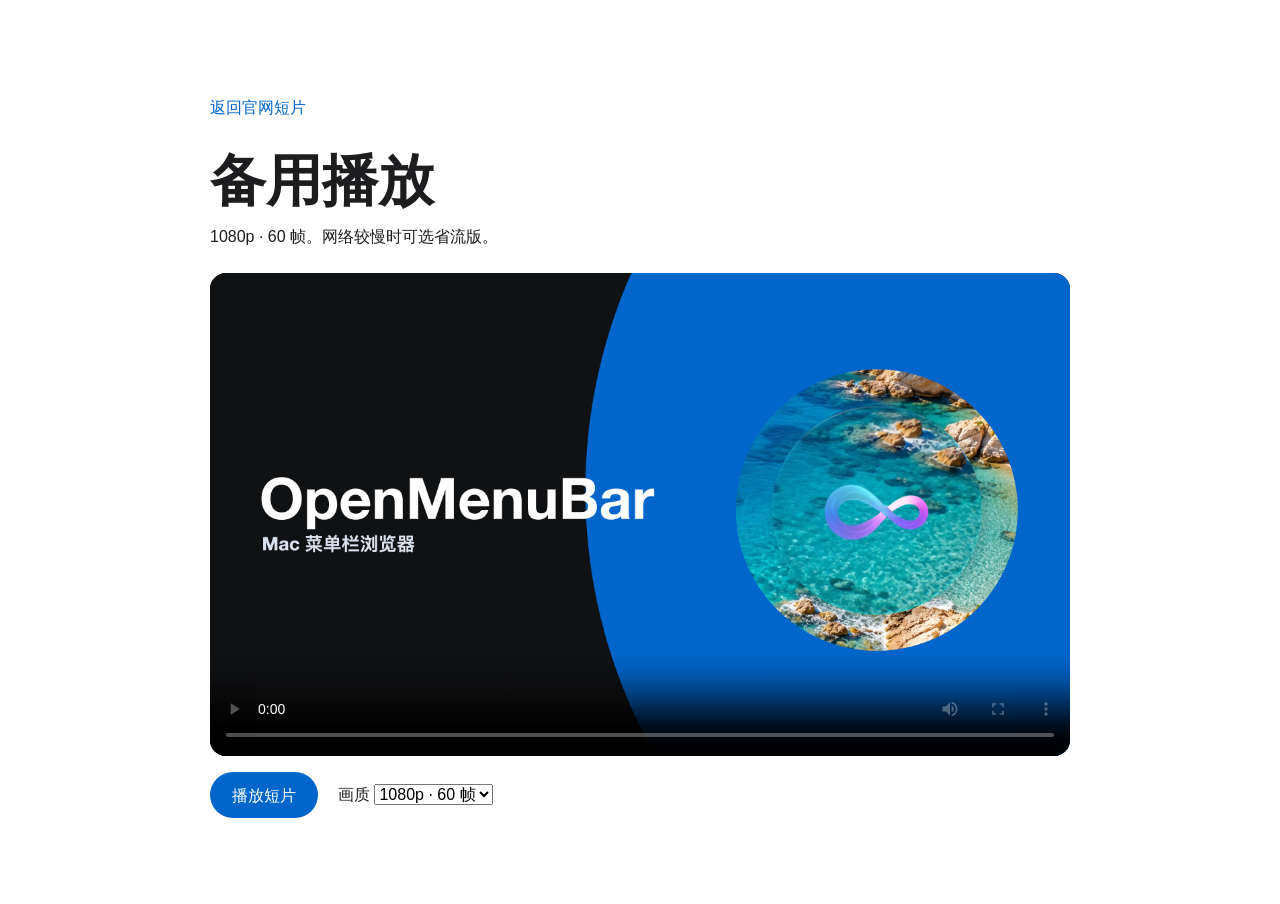
<file: film-lite.html>
<!doctype html>
<html lang="zh-CN">
<head>
  <meta charset="utf-8">
  <meta name="viewport" content="width=device-width,initial-scale=1">
  <title>备用播放 · OpenMenuBar</title>
  <link rel="stylesheet" href="refresh.css?v=16">
  <link rel="stylesheet" href="assets/homepage-layout.css?v=3">
  <script src="assets/film-lite.js?v=6" defer></script>
</head>
<body>
<main class="wrap lite-film">
  <a class="text-link" href="./#film">返回官网短片</a>
  <h1>备用播放</h1>
  <p>1080p · 60 帧。网络较慢时可选省流版。</p>
  <video id="lite-video" controls playsinline preload="none" poster="assets/wallpaper-poster.jpg?v=6a9117ad72" aria-label="OpenMenuBar 宣传片">
    <track kind="subtitles" src="assets/wallpaper.zh.vtt?v=1feee5fb19" srclang="zh" label="中文字幕">
  </video>
  <div class="lite-film-controls" hidden>
    <button class="button" id="lite-load" type="button">播放短片</button>
    <label class="film-resolution">画质 <select id="lite-quality"><option value="hd" selected>1080p · 60 帧</option><option value="light">480p · 省流</option></select></label>
  </div>
  <p class="lite-film-status" id="lite-status" role="status"></p>
  <noscript><a class="text-link" href="assets/openmenubar-wallpaper-480p.mp4?v=930f742497">打开 480p 视频</a></noscript>
</main>
</body>
</html>
</file>
<file: refresh.css>
/* V13 — the product performs. One type family, one blue, product-sized stages. */
:root{
  --ink:#1d1d1f;--copy:#3d3d42;--muted:#606066;--ground:#fff;--field:#f5f5f7;
  --blue:#0066cc;--blue-hover:#0077ed;--dark:#101113;--on-dark:#f5f5f7;
  --ease:cubic-bezier(.22,.68,0,1.01);--edge:48px;
}
*{box-sizing:border-box}
html{font-size:16px;scroll-behavior:smooth;scroll-padding-top:28px}
body{margin:0;background:var(--ground);color:var(--ink);font-family:-apple-system,BlinkMacSystemFont,"SF Pro Display","PingFang SC","Helvetica Neue",sans-serif;-webkit-font-smoothing:antialiased;line-height:1.5}
button,input{font:inherit}button{color:inherit;cursor:pointer}a{color:inherit;text-decoration:none}
button,a{touch-action:manipulation;-webkit-tap-highlight-color:transparent}a,button{transition:color .18s,background-color .18s}
button:focus-visible,a:focus-visible,input:focus-visible,summary:focus-visible{outline:3px solid var(--blue);outline-offset:5px}
.button,.nav-cta{transition:color .18s,background-color .18s,transform .18s}
button:active,.button:active{transform:scale(.97)}::selection{background:#cce5ff;color:#172c47}
.wrap{width:min(1240px,calc(100% - var(--edge)*2));margin-left:auto;margin-right:auto}
p,h1,h2,h3{margin-top:0}button{border:0}.skip{position:fixed;top:-100px;left:20px;z-index:100;background:white;padding:12px 18px}.skip:focus{top:12px}
header{height:76px;display:flex;align-items:center;justify-content:space-between;gap:28px}
.brand{display:inline-flex;align-items:center;gap:10px;font-size:24px;font-weight:650;letter-spacing:-.75px;white-space:nowrap}.brand img{width:32px;height:32px;object-fit:contain}
nav{display:flex;align-items:center;gap:27px;font-size:13px}nav a:hover{color:var(--blue)}.nav-cta{background:var(--blue);color:white;border-radius:999px;padding:10px 17px;line-height:1.25}.nav-cta:hover{background:var(--blue-hover);color:white}
.hero{padding-top:38px;text-align:center}.hero h1{font-size:clamp(48px,6.4vw,84px);font-weight:650;letter-spacing:-.055em;line-height:1.1;margin:0 0 18px;text-wrap:balance}
.intro{text-wrap:balance;font-size:20px;line-height:1.5;letter-spacing:-.015em;margin:0 auto;max-width:760px;color:var(--ink)}
.actions{display:flex;justify-content:center;align-items:center;flex-wrap:wrap;gap:30px;margin-top:23px}
.button{display:inline-flex;align-items:center;justify-content:center;gap:12px;padding:12px 22px;min-height:46px;border:0;border-radius:999px;background:var(--blue);color:white;font-size:16px;font-weight:500;line-height:1.35}.button:hover{background:var(--blue-hover)}
.text-link{display:inline-flex;align-items:center;gap:8px;min-height:44px;font-size:16px;color:var(--blue)}.text-link:hover{text-decoration:underline;text-underline-offset:4px}.play-symbol{font-size:24px;line-height:1}
.release-note{font-size:13px;line-height:1.5;color:var(--muted);margin:12px 0 0}
.hero-stage{margin-top:36px;position:relative;isolation:isolate}.product-window{width:100%;max-width:1240px}.stage-caption{display:flex;align-items:center;justify-content:space-between;gap:24px;padding:16px 4px 0;text-align:left;font-size:13px;color:var(--muted)}.stage-caption p{margin:0}.stage-caption p:last-child{white-space:nowrap}
#native-screen:focus{outline:none}.entry{animation:entry .75s var(--ease) backwards}.hero-stage{animation:entry .95s var(--ease) .08s backwards}
.motion-section{margin-top:128px;padding:112px 0 60px;background:var(--dark);color:var(--on-dark);overflow:hidden}
.motion-heading,.section-heading{display:flex;align-items:flex-end;justify-content:space-between;gap:56px;margin-bottom:52px}
h2{font-size:clamp(40px,4.65vw,64px);font-weight:650;line-height:1.1;letter-spacing:-.045em;margin-bottom:0;text-wrap:balance}
.motion-heading p,.section-heading>p{font-size:20px;line-height:1.6;letter-spacing:-.015em;max-width:430px;margin:0 0 3px}.motion-heading p{color:#c6c6ca}
.motion-preview{width:100%;margin-top:0}.motion-footer{display:flex;align-items:center;justify-content:space-between;gap:30px;margin-top:22px}.motion-footer p{font-size:16px;color:#bdbdc3;margin:0}.replay{display:inline-flex;align-items:center;gap:16px;flex:none;padding:12px 19px;min-height:46px;border:0;border-radius:999px;background:#303136;color:var(--on-dark);font-size:16px}.replay:hover{background:#45464b}.replay:focus-visible{outline-color:#80bcff}
.section{padding-top:132px}.section-heading>p{color:var(--copy)}.chapter-layout{display:grid;grid-template-columns:320px minmax(0,1fr);gap:64px;align-items:stretch}
.chapters{display:flex;flex-direction:column;justify-content:center;gap:7px}.chapter{display:block;width:100%;text-align:left;padding:26px 24px;border:0;border-radius:18px;background:transparent}.chapter strong{display:block;font-weight:600;font-size:24px;line-height:1.3;letter-spacing:-.035em;color:var(--muted)}.chapter p{font-size:16px;line-height:1.7;color:var(--copy);margin:11px 0 0}.chapter[aria-selected=true]{background:var(--field)}.chapter[aria-selected=true] strong{color:var(--ink)}.chapter[aria-selected=true] p{color:var(--ink)}.chapter:hover{background:var(--field)}
.feature-stage{min-height:510px;display:flex;align-items:center;justify-content:center;padding:38px;background:var(--field);border-radius:26px;overflow:hidden}
.product-notes{display:grid;grid-template-columns:repeat(3,minmax(0,1fr));gap:64px;margin-top:42px}.product-notes p{font-size:16px;line-height:1.65;color:var(--copy);margin:0;max-width:31ch}.product-notes strong{display:block;font-weight:600;color:var(--ink);margin-bottom:7px}
.film-section{margin-top:132px;padding:112px 0 64px;background:var(--field)}.film-shell{position:relative;aspect-ratio:16/9;overflow:hidden;border-radius:24px;background:var(--dark)}.film-shell video{width:100%;height:100%;display:block;object-fit:contain;background:var(--dark)}.film-meta{display:flex;align-items:flex-start;justify-content:space-between;gap:30px;margin-top:22px;font-size:13px;line-height:1.7;color:var(--muted)}.film-meta p{margin:0}.film-downloads{display:flex;gap:24px;flex:none}.film-downloads a{display:inline-flex;align-items:center;gap:8px;color:var(--blue);min-height:32px}.film-downloads a:hover{text-decoration:underline;text-underline-offset:4px}
.launch-section{display:grid;grid-template-columns:320px minmax(0,1fr);gap:64px;padding-top:128px;align-items:start}.faq-heading{position:sticky;top:48px}.faq-heading p{font-size:20px;line-height:1.65;margin:26px 0 0;color:var(--copy)}.faq-list{background:var(--field);border-radius:24px;padding:9px 30px}.faq-list details{padding:0 4px}.faq-list details+details{margin-top:2px}.faq-list summary{position:relative;cursor:pointer;list-style:none;padding:23px 38px 23px 0;font-size:20px;line-height:1.5;font-weight:550}.faq-list summary::-webkit-details-marker{display:none}.faq-list summary::after{content:'+';position:absolute;right:0;top:22px;width:26px;text-align:center;color:var(--muted);font-size:24px;font-weight:400;line-height:1.2}.faq-list details[open] summary::after{content:'−'}.faq-list details[open] summary{padding-bottom:16px}.faq-list p{font-size:16px;line-height:1.85;margin:0 0 20px;color:var(--copy)}.faq-list a{color:var(--blue);text-decoration:underline;text-underline-offset:3px}
.contact-section{display:grid;grid-template-columns:1fr 1fr;align-items:center;gap:64px;margin-top:128px;padding:64px;background:var(--field);border-radius:28px}.contact-section h2{font-size:clamp(40px,4.65vw,64px)}.contact-section>div>p{font-size:20px;line-height:1.65;margin:24px 0 0;color:var(--copy)}.contact-card{min-width:0;padding:0}.email-address{display:block;font-size:24px;font-weight:550;line-height:1.3;letter-spacing:-.035em;color:var(--ink);margin-bottom:26px;overflow-wrap:anywhere}.email-address:hover{color:var(--blue)}.contact-actions{display:flex;align-items:center;gap:24px;flex-wrap:wrap}.copy-email{font-size:16px;min-height:46px;background:transparent;color:var(--blue);padding:10px 0}.copy-email:hover{text-decoration:underline;text-underline-offset:4px}.copy-status{font-size:13px;color:var(--muted);margin:18px 0 0;line-height:1.6}.copy-status:empty{display:none}
.site-info{margin-top:64px;color:var(--muted);font-size:13px;line-height:1.8}.site-info summary{cursor:pointer;color:var(--ink);font-size:13px;min-height:36px;padding:6px 0}.site-info p{font-size:13px;line-height:1.8;max-width:70ch;margin:14px 0}.footer{margin-top:48px;padding:0 0 30px}.footer-wordmark{display:block;font-size:clamp(48px,10vw,140px);line-height:1.1;letter-spacing:-.065em;font-weight:600;max-width:max-content}.footer-bottom{display:flex;align-items:center;justify-content:space-between;gap:30px;margin-top:36px;font-size:13px;color:var(--muted)}.footer-bottom>div{display:flex;gap:28px}.footer a:hover{color:var(--blue)}.noscript-notice{font-size:13px;padding-top:16px;color:var(--muted)}
.reveal{transition:opacity .6s ease,transform .7s var(--ease)}.js .reveal:not(.in){opacity:0;transform:translateY(18px)}.js .reveal.in{opacity:1;transform:none}.js .reveal:is(.chapter-layout,.film-shell){opacity:1;transform:none;transition:none}.product-notes .reveal:nth-child(2){transition-delay:.08s}.product-notes .reveal:nth-child(3){transition-delay:.16s}
@keyframes entry{from{opacity:0;transform:translateY(18px)}to{opacity:1;transform:none}}
@media(min-width:1600px){.hero{padding-top:54px}.hero h1{font-size:96px}.hero-stage{margin-top:44px}}
@media(max-width:1100px){:root{--edge:32px}nav{gap:20px;font-size:13px}.brand{font-size:20px}.brand img{width:29px;height:29px}.hero h1{font-size:68px}.hero{padding-top:40px}.intro{font-size:20px}.chapter-layout,.launch-section{grid-template-columns:260px minmax(0,1fr);gap:36px}.chapter{padding:22px 18px}.chapter strong{font-size:20px}.feature-stage{padding:28px;min-height:450px}.product-notes{gap:36px}.motion-chrome{padding-left:32px;padding-right:32px}.motion-chrome .dock-rail{--unit:60;--gap:12;width:420px}.motion-tab{padding:13px 18px}.contact-section{padding:44px;gap:40px}}
@media(max-width:900px){nav .desktop-nav{display:none}nav{font-size:13px;gap:24px}.hero h1{font-size:64px;max-width:660px;margin-left:auto;margin-right:auto}.hero .intro{max-width:530px}.motion-heading,.section-heading{gap:32px}.motion-heading p,.section-heading>p{font-size:20px;max-width:340px}.motion-chrome .dock-rail{--unit:50;--gap:11;width:355px}.motion-content{padding:38px}.chapter-layout{grid-template-columns:230px minmax(0,1fr);gap:26px}.chapter strong{font-size:20px}.chapter p{font-size:16px}.feature-stage{min-height:420px;padding:24px}.product-notes{gap:28px}.contact-section{gap:30px;padding:40px}.email-address{font-size:24px}.contact-actions{gap:20px}.faq-list{padding-left:24px;padding-right:24px}.faq-list summary{font-size:20px}}
@media(max-width:760px){:root{--edge:20px}html{scroll-padding-top:20px}header{height:68px;gap:18px}.brand{font-size:20px;gap:7px}.brand img{width:28px;height:28px}nav{gap:18px;font-size:13px}.hero{padding-top:37px}.hero h1{font-size:clamp(44px,9.8vw,64px);line-height:1.14;max-width:500px;letter-spacing:-.045em;margin-bottom:18px}.intro{font-size:16px;line-height:1.6;max-width:470px}.actions{gap:15px 25px;margin-top:22px}.button{min-height:44px;font-size:16px;padding:12px 20px}.text-link{font-size:16px;min-height:44px}.release-note{font-size:13px;margin-top:12px}.hero-stage{margin-top:30px}.stage-caption{padding-top:12px;gap:12px;font-size:13px}.stage-caption p:first-child{max-width:70%}.stage-caption p:last-child{font-size:13px}.motion-section{margin-top:80px;padding:68px 0 32px}.motion-heading,.section-heading{display:block;margin-bottom:32px}h2{font-size:clamp(38px,8vw,52px);line-height:1.14;letter-spacing:-.04em}.motion-heading p,.section-heading>p{font-size:16px;line-height:1.65;margin-top:22px;max-width:420px}.motion-footer{gap:20px;align-items:center;margin-top:20px}.motion-footer p{font-size:13px;max-width:170px}.replay{font-size:13px;padding:11px 15px;min-height:44px}.motion-chrome .dock-rail{--unit:40;--gap:9;width:285px}.motion-content{padding:28px 24px}.section{padding-top:80px}.chapter-layout{display:flex;flex-direction:column;gap:24px}.chapters{display:grid;grid-template-columns:repeat(3,minmax(0,1fr));gap:8px;order:2}.chapter{padding:14px 8px;border-radius:12px;text-align:center;min-height:60px}.chapter strong{font-size:16px;line-height:1.5}.chapter p{display:none}.feature-stage{padding:26px;min-height:330px;order:1;border-radius:20px}.product-notes{grid-template-columns:1fr;gap:24px;margin-top:34px}.product-notes p{font-size:16px;max-width:100%}.product-notes strong{display:inline;margin-right:5px}.film-section{margin-top:80px;padding:68px 0 32px}.film-shell{border-radius:16px}.film-meta{flex-direction:column;gap:12px;font-size:13px;margin-top:16px}.film-downloads{gap:26px;font-size:16px}.launch-section{grid-template-columns:1fr;gap:30px;padding-top:80px}.faq-heading{position:static}.faq-heading p{font-size:16px;margin-top:20px}.faq-list{border-radius:18px;padding:5px 23px}.faq-list summary{font-size:16px;padding:20px 35px 20px 0}.faq-list summary::after{top:20px;font-size:24px}.faq-list p{font-size:16px;line-height:1.85}.contact-section{grid-template-columns:1fr;gap:32px;padding:36px 26px;margin-top:80px;border-radius:20px}.contact-section h2{font-size:44px}.contact-section>div>p{font-size:16px;margin-top:20px}.email-address{font-size:24px;margin-bottom:22px}.contact-actions{gap:26px}.copy-email{font-size:16px}.site-info{margin-top:40px}.footer{margin-top:34px}.footer-wordmark{font-size:clamp(46px,11.4vw,84px);letter-spacing:-.055em}.footer-bottom{align-items:flex-start;flex-direction:column;gap:14px;margin-top:26px;font-size:13px}.footer-bottom>div{gap:24px}}
@media(max-width:390px){:root{--edge:16px}.brand{font-size:20px}.brand img{width:26px;height:26px}nav{gap:14px;font-size:13px}.hero{padding-top:29px}.hero h1{font-size:44px;max-width:290px}.intro{font-size:16px;max-width:320px}.actions{gap:16px}.button{padding:11px 17px}.text-link{font-size:16px}.stage-caption{font-size:13px}.motion-chrome{padding-left:17px;padding-right:17px}.motion-chrome .dock-rail{--unit:37;--gap:8;width:260px}.motion-content{padding:26px 20px}.motion-content h3{font-size:21px}.motion-content .motion-logo{width:43px;height:43px}.motion-footer p{max-width:145px;font-size:13px}.replay{font-size:13px;padding:10px 13px}.chapter strong{font-size:16px}.feature-stage{padding:22px;min-height:310px}.contact-section{padding:32px 23px}.email-address{font-size:24px}}
@media(prefers-reduced-motion:reduce){html{scroll-behavior:auto}*,*::before,*::after{animation:none!important;transition:none!important}.js .reveal:not(.in){opacity:1;transform:none}.entry,.hero-stage{transform:none}}

/* Keep interactive stages from invalidating the surrounding document. */
.native-screen,.motion-preview,.film-shell{contain:layout paint}
.native-screen,.motion-preview{transform:translateZ(0)}
.faq-heading{transform:translateZ(0)}
.dock-item,.home-bookmark{transition:none}
.dock-item:active,.home-bookmark:active{transform:none}
.dock-rail,.demo-topbar .dock-rail,.motion-chrome .dock-rail{width:calc(var(--unit)*4px + var(--gap)*3px)}

/* V15: one secondary homepage demonstration, after the floating-web story. */
.menubar-section .hero-stage{margin-top:0;animation:none}
.menubar-intro{max-width:430px}.menubar-intro p{font-size:20px;line-height:1.6;letter-spacing:-.015em;color:var(--copy);margin:0 0 9px}
@media(max-width:760px){.menubar-intro{margin-top:22px}.menubar-intro p{font-size:16px;line-height:1.65}}
</file>
<file: assets/film-player.css>
/* Light, genuinely rounded inline captions. Native VTT and CC remain available. */
.film-shell{container-type:inline-size}
.film-captions{position:absolute;left:10%;right:10%;bottom:6%;z-index:2;display:flex;justify-content:center;align-items:flex-end;pointer-events:none;text-align:center;font-family:-apple-system,BlinkMacSystemFont,"PingFang SC",sans-serif;font-size:clamp(11px,1.4vw,18px);font-size:clamp(11px,1.7cqw,18px);line-height:1.45;font-weight:500;color:#1d1d1f}
.film-captions[hidden]{display:none}
.film-captions[data-scene="ai"]{left:4%;right:44%;justify-content:flex-start;text-align:center}
.film-caption-text{display:inline-block;max-width:100%;padding:clamp(3px,.4cqw,5px) clamp(7px,.8cqw,10px);border:1px solid rgba(29,29,31,.18);border-radius:12px;background:rgba(255,255,255,.92);box-shadow:0 2px 8px rgba(37,64,55,.10),inset 0 1px 0 rgba(255,255,255,.62);backdrop-filter:blur(14px) saturate(125%);-webkit-backdrop-filter:blur(14px) saturate(125%);white-space:normal;text-wrap:balance;overflow-wrap:break-word;text-shadow:none}
#product-film::cue{color:#1d1d1f;background-color:transparent;text-shadow:0 1px 2px rgba(255,255,255,.95),0 0 4px rgba(255,255,255,.85)}
#product-film.film-captions-enhanced::cue{color:transparent;background-color:transparent;text-shadow:none}
@media(max-width:480px){.film-caption-text{border-radius:9px}}

/* One title and one surface. Keep file actions beside the player, outside its artwork. */
#film { background: #fff; padding-block: clamp(48px, 7vw, 106px) clamp(32px, 5vw, 72px); }
.film-heading { display: flex; align-items: baseline; justify-content: space-between; gap: 20px 32px; margin-bottom: clamp(20px, 3vw, 38px); }
.film-heading h2 { margin: 0; font-size: clamp(35px, 5.35vw, 76px); line-height: 1.13; font-weight: 650; letter-spacing: -.055em; color: #1d1d1f; }
.film-heading p { margin: 0; color: #626267; font-size: 14px; line-height: 1.5; white-space: nowrap; }
.film-heading p span { margin-inline: .25em; }
#film .film-shell { border-radius: clamp(10px, 1.45vw, 21px); }
#film .film-inner > .film-shell { outline: 1px solid #dcdce0; outline-offset: -1px; }
.film-start { position: absolute; inset: 0; display: flex; align-items: flex-end; padding: clamp(12px, 2.2vw, 32px); pointer-events: none; }
.film-start[hidden] { display: none; }
#film-play { display: inline-flex; align-items: center; justify-content: center; gap: 10px; border: 0; border-radius: 99px; background: #0066cc; color: #fff; padding: 0 21px; min-height: 46px; font: 600 15px/1 -apple-system, BlinkMacSystemFont, "PingFang SC", sans-serif; cursor: pointer; pointer-events: auto; }
#film-play::after { content: ""; position: absolute; inset: 0; border-radius: inherit; }
#film-play:hover { background: #0058b1; }
#film-play:focus-visible, .film-resolution select:focus-visible, .film-file-options summary:focus-visible, .film-archive summary:focus-visible { outline: 3px solid #0071e3; outline-offset: 3px; }
#film-play:disabled { cursor: wait; background: #48484d; }
.film-triangle { width: 0; height: 0; border-top: 5px solid transparent; border-bottom: 5px solid transparent; border-left: 8px solid currentColor; }
.film-load-status { margin: 12px 0 0; color: #48484d; font-size: 14px; line-height: 1.6; }
.film-toolbar { position: relative; display: flex; align-items: flex-start; justify-content: space-between; gap: 14px; margin-top: 10px; min-height: 46px; }
.film-resolution { display: inline-flex; align-items: center; gap: 8px; color: #606069; font-size: 14px; min-height: 44px; }
.film-resolution select { min-height: 38px; max-width: 100%; margin: 0; color: #1d1d1f; font: inherit; font-weight: 550; border: 1px solid #d7d7db; border-radius: 6px; background: #fff; padding: 3px 6px; }
.film-file-options { text-align: end; }
.film-file-options summary, .film-archive summary { display: inline-flex; align-items: center; gap: 7px; cursor: pointer; min-height: 44px; list-style: none; font-size: 14px; line-height: 1.3; }
.film-file-options summary::-webkit-details-marker, .film-archive summary::-webkit-details-marker { display: none; }
.film-file-options summary { color: #0066cc; }
.film-file-options summary::after, .film-archive summary::after { content: ""; width: 6px; height: 6px; border: solid currentColor; border-width: 0 1.5px 1.5px 0; transform: translateY(-1.5px) rotate(45deg); margin-inline: 3px; }
.film-file-options[open] summary::after, .film-archive[open] summary::after { transform: translateY(1.5px) rotate(225deg); }
.film-file-links { display: grid; gap: 1px; justify-items: end; }
.film-file-links a, .film-archive .film-downloads a { display: inline-flex; align-items: center; gap: 6px; color: #0066cc; min-height: 40px; font-size: 14px; }
.film-file-links a:hover, .film-archive a:hover { text-decoration: underline; text-underline-offset: .2em; }
.film-archive { margin-top: 12px; padding-top: 6px; border-top: 1px solid #dedee1; }
.film-archive summary { color: #414146; }
.film-archive summary span { color: #6a6a70; font-size: 13px; }
.film-archive video { display: block; width: 100%; height: auto; }
.film-archive .film-meta { margin: 12px 0 0; }
.film-archive .film-downloads { align-items: baseline; flex-wrap: wrap; }
.film-archive .film-resolution[hidden] { display: none; }
@media (max-width: 600px) {
  .film-heading { display: grid; gap: 6px; margin-bottom: 16px; }
  .film-heading h2 { font-size: clamp(30px, 8.1vw, 43px); }
  .film-heading p, .film-resolution, .film-file-options summary { font-size: 13px; }
  .film-toolbar { gap: 6px; margin-top: 6px; }
  .film-start { padding: 8px 10px; }
  #film-play { min-height: 32px; font-size: 13px; gap: 7px; padding-inline: 12px; }
  .film-resolution { gap: 5px; }
  .film-archive { margin-top: 6px; }
}

.film-chapter {display:inline-block;appearance:none;background:transparent;border:0;padding:3px 0;color:#0063b9;cursor:pointer;font:inherit;line-height:inherit}
.film-chapter:hover {text-decoration:underline;text-underline-offset:3px}
.film-chapter:focus-visible {outline:2px solid #0066cc;outline-offset:3px;border-radius:3px}
</file>
<file: assets/orb-demo.css>
/* V18: the orb opens directly over a real working scene, with one soft glass edge. */
.visually-hidden{position:absolute;width:1px;height:1px;padding:0;margin:-1px;overflow:hidden;clip:rect(0,0,0,0);white-space:nowrap;border:0}
.orb-hero{padding-top:44px;text-align:left}.orb-hero .hero-heading{display:grid;grid-template-columns:1.15fr 1fr;gap:48px;align-items:center}.orb-hero h1{font-size:clamp(48px,5.4vw,72px);line-height:1.08;letter-spacing:-.055em;margin:0;max-width:660px;text-wrap:balance}.orb-hero h1>span{display:inline-block}.orb-hero .intro{font-size:19px;line-height:1.55;margin:0;text-wrap:balance}.orb-hero .actions{justify-content:flex-start;gap:24px;margin-top:20px}.orb-hero .release-note{margin:10px 0 0}.release-note a{color:var(--blue)}
.orb-scene-controls{display:flex;align-items:center;justify-content:space-between;gap:20px;margin-top:32px;margin-bottom:14px}.orb-control-group{display:flex;gap:3px;padding:4px;border-radius:999px;background:#f2f2f4}.orb-control-group button{padding:9px 19px;border-radius:999px;min-height:42px;font-size:13px;background:transparent;color:#606066;white-space:nowrap}.orb-control-group button[aria-pressed=true]{background:#fff;color:#1d1d1f;box-shadow:0 1px 5px #0000000b}.orb-control-group button:hover{color:#1d1d1f}.orb-control-group button:active{transform:none}
.orb-stage{--orb-size:56px;position:relative;height:540px;overflow:hidden;border-radius:26px;background:#a8dfe3 url('daylight-coast.jpg') center/cover no-repeat;text-align:left;isolation:isolate;contain:layout paint;touch-action:pan-y}
.orb-desktop-bar{position:absolute;inset:0 0 auto;height:32px;display:flex;align-items:center;justify-content:space-between;padding:0 25px;background:#f7fafcd9;color:#23303d;font-size:12px;text-shadow:none}
.orb-document{position:absolute;left:4.2%;top:58px;width:75%;height:444px;overflow:hidden;border-radius:14px;background:#faf9f6;box-shadow:0 16px 44px #05204538;color:#2d3034;contain:layout paint}
.orb-work-chrome{display:flex;align-items:center;justify-content:space-between;height:38px;padding:0 17px;background:#f0efed;font-size:11px;color:#7b7c7e}.orb-window-dots{display:flex;gap:6px}.orb-window-dots i{display:block;width:9px;height:9px;border-radius:50%;background:#d5d3cf}.orb-window-dots i:first-child{background:#edb3a8}.orb-window-dots i:nth-child(2){background:#ead6a0}.orb-window-dots i:last-child{background:#bad0b2}
.orb-work-content{height:calc(100% - 38px);padding:25px 34px 19px;display:flex;flex-direction:column}.orb-work-breadcrumb{font-size:11px;color:#80817e;margin:0 0 13px}.orb-work-content h2{font-size:28px;font-weight:600;line-height:1.25;letter-spacing:-.04em;margin:0 0 8px;text-wrap:initial}.orb-work-intro{font-size:13px;color:#7a7c7b;margin:0 0 20px}.orb-draft-label{font-size:12px;font-weight:500;color:#585b58;margin-bottom:9px}.orb-document textarea{display:block;flex:1;min-height:0;width:100%;max-width:680px;resize:none;border:0;border-radius:4px;padding:3px 5px 6px 0;background:transparent;color:#3d4140;font:400 14px/1.9 -apple-system,BlinkMacSystemFont,"PingFang SC",sans-serif;scrollbar-width:thin;scrollbar-color:#cececa transparent;touch-action:pan-y}.orb-document textarea:focus-visible{outline:2px solid #0066cc;outline-offset:4px}.orb-work-footer{font-size:11px;line-height:1.5;color:#80817e;margin:12px 0 0}
.orb-stage[data-orb-scene=fullscreen]{background:#faf9f6}.orb-stage[data-orb-scene=fullscreen] .orb-desktop-bar{display:none}.orb-stage[data-orb-scene=fullscreen] .orb-document{left:0;top:0;width:100%;height:100%;border-radius:0;box-shadow:none}.orb-stage[data-orb-scene=fullscreen] .orb-work-chrome{background:#f3f2ef}.orb-stage[data-orb-scene=fullscreen] .orb-work-content{padding:35px 52px 28px}.orb-stage[data-orb-scene=fullscreen] .orb-work-content h2{font-size:32px}.orb-stage[data-orb-scene=fullscreen] .orb-invitation{color:#4b5a62;text-shadow:none}
.orb-launcher{position:absolute;left:0;top:0;width:var(--orb-size);height:var(--orb-size);padding:0;border:1px solid #ffffff64;border-radius:50%;background:#ffffff1c;box-shadow:0 5px 17px #0729482b;-webkit-backdrop-filter:blur(7px) saturate(140%);backdrop-filter:blur(7px) saturate(140%);z-index:4;display:grid;place-items:center;cursor:grab;user-select:none;-webkit-user-select:none;touch-action:pan-y;transition:none}.orb-launcher:active{cursor:grabbing}.orb-launcher:focus-visible{outline:3px solid #0077ed;outline-offset:5px}.orb-launcher[aria-expanded=true]{pointer-events:none;visibility:hidden}.orb-glyph{display:block;width:80%;aspect-ratio:256/141;background-image:url('orb-flow.png');background-size:800% 500%;background-position:0 0;background-repeat:no-repeat;pointer-events:none}
.orb-invitation{position:absolute;right:calc(var(--orb-size) + 48px);display:flex;gap:12px;align-items:center;font-size:14px;font-weight:500;color:#fff;text-shadow:0 1px 4px #12343b99;pointer-events:none;z-index:2}.orb-invitation span{font-size:24px;line-height:1}.orb-stage[data-orb-side=left] .orb-invitation{right:auto;left:calc(var(--orb-size) + 48px)}.orb-stage[data-orb-side=left] .orb-invitation span{transform:scaleX(-1)}.orb-stage:not([data-orb-state=closed]) .orb-invitation{visibility:hidden}
.orb-shell{position:absolute;z-index:3;display:grid;grid-template-rows:45px minmax(0,1fr) auto;background:#fff;border-radius:24px;overflow:hidden;box-shadow:0 18px 48px #142e4930;contain:layout paint;transform:translateZ(0)}.orb-shell[hidden]{display:none}.orb-chat-header{display:flex;align-items:center;justify-content:space-between;padding:0 19px;background:#fff;min-width:0}.orb-chat-header strong{font-size:17px;font-weight:600;color:#222}.orb-chat-header strong span{font-size:15px;font-weight:400;color:#8d8d8d;margin-left:2px}.orb-chat-mark{font-size:11px;color:#848484}.orb-reading{height:100%;overflow-y:auto;overflow-x:hidden;overscroll-behavior:contain;scrollbar-width:thin;scrollbar-color:#d2d2d2 transparent;outline-offset:-4px;touch-action:pan-y;scroll-behavior:auto}.orb-reading:focus-visible{outline:2px solid var(--blue)}.orb-conversation{padding:16px 19px 21px;color:#252525;font-size:14px;line-height:1.75}.orb-message{margin:0 0 23px}.orb-message:last-child{margin-bottom:0}.orb-message p{font-size:14px;line-height:1.75;margin:0 0 14px}.orb-message-user{max-width:91%;margin-left:auto;padding:11px 15px;background:#f2f2f2;border-radius:20px}.orb-message-user p{margin:0;font-size:13px;line-height:1.7}.orb-message-assistant ol{padding-left:22px;margin:14px 0 22px}.orb-message-assistant ol li{padding-left:2px;margin:0 0 13px}.orb-message-assistant ol strong{display:block;font-weight:600}.orb-message-assistant ol span{display:block;color:#4e4e4e}.orb-message-assistant h3{font-size:15px;font-weight:600;line-height:1.5;letter-spacing:0;margin:0 0 10px}.orb-message-assistant ul{padding-left:20px;margin:0 0 17px}.orb-message-assistant ul li{margin-bottom:7px}.orb-copy{display:inline-flex;align-items:center;gap:7px;min-height:36px;background:transparent;padding:5px 0;font-size:12px;color:#666}.orb-copy svg{width:16px;height:16px}.orb-copy:hover{color:#111}.orb-copy:active{transform:none}.orb-composer{position:relative;display:flex;align-items:flex-end;gap:8px;margin:8px 14px 14px;padding:11px 11px 11px 16px;background:#f3f3f3;border-radius:25px}.orb-composer textarea{display:block;flex:1;min-width:0;height:30px;max-height:72px;resize:none;padding:4px 0 0;border:0;outline-offset:5px;border-radius:4px;background:transparent;font:400 14px/1.5 -apple-system,BlinkMacSystemFont,"PingFang SC",sans-serif;color:#252525}.orb-composer textarea:focus-visible{outline:2px solid var(--blue)}.orb-composer button{display:grid;place-items:center;flex:none;width:30px;height:30px;border:0;border-radius:50%;background:#151515;color:#fff;padding:5px}.orb-composer button svg{width:21px;height:21px}.orb-composer button:disabled{background:#d5d5d5;color:#fff;cursor:default}.orb-composer button:active{transform:none}
.orb-demo-controls{display:flex;align-items:center;justify-content:space-between;gap:24px;margin-top:12px;text-align:left}.orb-demo-controls p{font-size:13px;color:var(--muted);line-height:1.6;margin:0}.orb-demo-controls>div{display:flex;gap:24px;flex:none}.orb-demo-controls button{font-size:13px;min-height:44px;background:transparent;padding:6px 0;color:var(--blue)}.orb-demo-controls button:hover{text-decoration:underline;text-underline-offset:4px}.orb-demo-note,.orb-static-note,.orb-pin-help{margin:0;text-align:left;font-size:13px;line-height:1.7;color:var(--muted)}.orb-pin-help{margin-top:4px}.orb-drag-note{margin-left:6px}.orb-benefits{display:grid;grid-template-columns:1fr 1fr;gap:80px;margin-top:48px;max-width:1050px}.orb-benefits p{font-size:20px;line-height:1.65;letter-spacing:-.015em;color:var(--copy);margin:0}.orb-benefits strong{display:block;font-weight:600;color:var(--ink);margin-bottom:6px}
.orb-stage[data-orb-state=opening] .orb-launcher,.orb-stage[data-orb-state=dissolving] .orb-launcher{visibility:visible;pointer-events:none}.orb-stage[data-orb-state=closing] .orb-launcher{visibility:hidden;pointer-events:none}.page-scrolling .orb-launcher,.orb-stage[data-orb-visible=false] .orb-launcher{-webkit-backdrop-filter:none;backdrop-filter:none}
@media(max-width:1100px){.orb-hero .hero-heading{grid-template-columns:1fr 1fr;gap:32px}.orb-hero h1{font-size:58px}.orb-hero .intro{font-size:17px}.orb-hero .actions{gap:16px}.orb-document{left:28px;width:calc(100% - 154px)}.orb-work-content{padding-left:26px;padding-right:26px}.orb-work-content h2{font-size:25px}.orb-benefits{gap:48px}}
@media(max-width:760px){.orb-hero{padding-top:30px}.orb-hero .hero-heading{display:block}.orb-hero h1{font-size:clamp(40px,9.7vw,62px);line-height:1.12;max-width:none;margin-bottom:20px}.orb-hero .intro{font-size:16px;text-wrap:initial}.orb-hero .actions{margin-top:18px;gap:14px 24px}.orb-hero .release-note{margin-top:8px}.orb-scene-controls{margin-top:26px;margin-bottom:12px;flex-wrap:wrap;gap:8px}.orb-control-group{gap:2px;padding:3px}.orb-control-group button{padding:7px 14px;min-height:38px;font-size:13px}.orb-stage{--orb-size:54px;height:560px;border-radius:20px;background-position:58% center}.orb-desktop-bar{height:29px;padding:0 15px;font-size:10px}.orb-menu-items{display:none}.orb-document{left:14px;top:118px;width:calc(100% - 28px);height:420px;border-radius:12px}.orb-work-chrome{height:30px;padding:0 12px;font-size:10px}.orb-window-dots{gap:5px}.orb-window-dots i{width:7px;height:7px}.orb-work-content{height:calc(100% - 30px);padding:22px 20px 17px}.orb-work-breadcrumb{font-size:10px;margin-bottom:13px}.orb-work-content h2{font-size:24px;margin-bottom:7px}.orb-work-intro{font-size:12px;margin-bottom:18px}.orb-draft-label{font-size:11px}.orb-document textarea{font-size:13px;line-height:1.8}.orb-work-footer{font-size:10px;margin-top:10px}.orb-stage[data-orb-scene=fullscreen] .orb-work-content{padding:27px 23px 24px}.orb-stage[data-orb-scene=fullscreen] .orb-work-content h2{font-size:26px}.orb-invitation{right:calc(var(--orb-size) + 36px);font-size:13px;gap:8px;color:#fff;text-shadow:0 1px 4px #12343b99}.orb-stage[data-orb-side=left] .orb-invitation{left:calc(var(--orb-size) + 36px)}.orb-shell{border-radius:20px;grid-template-rows:42px minmax(0,1fr) auto}.orb-chat-header{padding:0 16px}.orb-chat-header strong{font-size:16px}.orb-conversation{padding:12px 16px 18px;font-size:13px}.orb-message p{font-size:13px;line-height:1.7}.orb-message-user{padding:10px 13px;border-radius:18px}.orb-message-user p{font-size:12px}.orb-message-assistant ol{margin-top:10px;margin-bottom:18px}.orb-message-assistant ol li{margin-bottom:10px}.orb-message-assistant h3{font-size:14px}.orb-composer{margin:6px 11px 11px;padding:9px 9px 9px 14px}.orb-composer textarea{font-size:13px}.orb-demo-controls{gap:8px;align-items:flex-start;flex-direction:column;margin-top:12px}.orb-demo-controls>div{gap:24px}.orb-demo-controls button{min-height:36px;padding-top:0}.orb-demo-note{margin-top:2px}.orb-drag-note{display:none}.orb-benefits{grid-template-columns:1fr;gap:24px;margin-top:36px}.orb-benefits p{font-size:16px;line-height:1.7}.orb-benefits strong{display:inline;margin-right:4px}}
@media(max-width:350px){.orb-hero .actions{gap:8px 14px}.orb-control-group button{padding-left:11px;padding-right:11px}.orb-work-content{padding-left:17px;padding-right:17px}.orb-work-content h2{font-size:22px}.orb-document textarea{font-size:12px}}
@media(prefers-reduced-motion:reduce){.orb-launcher,.orb-shell{animation:none;transition:none}}

/* Original desktop status artwork; fixed demonstration time, no personal data. */
.orb-menu-left,.orb-menu-status{display:flex;align-items:center;gap:15px;white-space:nowrap}.orb-menu-app{font-weight:600}.orb-menu-items{display:flex;gap:16px}.orb-menu-status{gap:15px;font-variant-numeric:tabular-nums}.orb-menu-status svg{display:block;width:17px;height:17px;fill:none;stroke:currentColor;stroke-width:1.5;stroke-linecap:round;stroke-linejoin:round}.orb-menu-status .orb-battery{width:24px}.orb-menu-time{font-size:11px;font-weight:500}
@media(max-width:760px){.orb-menu-items{display:none}.orb-menu-status{gap:11px}.orb-menu-status svg{width:14px;height:14px}.orb-menu-status .orb-battery{width:21px}.orb-menu-time{font-size:10px}}
</file>
<file: assets/moon-preview.css>
#native-screen { width:100%;aspect-ratio:5/3;padding:0;background:#e4ebf3;isolation:isolate; }
#hero-demo { position:absolute;inset:0;overflow:hidden;background:none; }
.moon-stage { position:absolute;width:800px;height:480px;transform-origin:0 0;overflow:hidden;text-align:left; }
.moon-home,.moon-page { position:absolute;inset:0;overflow:hidden;background:white; }
.moon-home { background:#1e4670 url(moon/home.webp) center/100% 100% no-repeat; }
.moon-home {touch-action:manipulation;}
.moon-home[data-wallpaper="refreshed"] {background-image:url(moon/home-refreshed.webp);}
.moon-home:focus-visible {outline:2px solid #b5dcff;outline-offset:-3px;}
.moon-wallpaper-feedback {
  position:absolute;left:50%;top:37px;z-index:6;transform:translateX(-50%);
  width:110px;height:28px;pointer-events:none;opacity:0;transition:opacity .18s ease-in-out;
  color:transparent;font:500 12px/1 -apple-system,BlinkMacSystemFont,sans-serif;white-space:nowrap;
  background:center/contain no-repeat;
}
.moon-home[inert]~.moon-wallpaper-feedback {top:calc(37px + var(--rail-body-top,32px));}
.moon-wallpaper-feedback[data-phase="progress"] {background-image:url(moon/wallpaper-progress.png);}
.moon-wallpaper-feedback[data-phase="done"] {width:111px;background-image:url(moon/wallpaper-done.png);}
.moon-wallpaper-feedback[data-phase="error"] {width:max-content;height:auto;padding:6px 10px;background:#f5f5f7;color:#a92718;border-radius:12px;}
.moon-wallpaper-feedback[data-visible="true"] {opacity:1;}
@media(prefers-reduced-motion:reduce){.moon-wallpaper-feedback{transition:none;}}
#demo-search { position:absolute;margin:0;left:120px;top:86.4px;width:560px;height:48px; }
#demo-search #q { width:100%;height:100%;box-sizing:border-box;appearance:none;outline:none;padding:0 20px 0 49px;background:transparent;border:0;border-radius:26px;color:#fff;caret-color:#fff;font:500 17px/1.1 -apple-system,BlinkMacSystemFont,sans-serif; }
#demo-search #q:focus-visible {outline:2px solid #d9eaff;outline-offset:3px;}
.moon-stage .moon-hit { position:absolute;border:0;background:transparent;padding:0;min-width:0;min-height:0;color:transparent;cursor:pointer;border-radius:8px; }
.moon-hit:focus-visible,.moon-body:focus-visible {outline:2px solid #07f;outline-offset:-2px;}
.moon-bar { position:absolute;inset:0 0 auto;height:32px;background-size:800px 480px;background-position:left top; }
.moon-body,.moon-art { position:absolute;left:0;top:32px;width:800px;height:448px; }
.moon-art { display:block;pointer-events:none; }
.moon-body { overflow:auto;overscroll-behavior:contain;scrollbar-width:none; }
.moon-body::-webkit-scrollbar {display:none;}
.moon-actions { display:flex;align-items:center;justify-content:center;flex-wrap:wrap;gap:8px 12px;margin:16px auto 0; }
.moon-actions button {font:inherit;font-weight:580;font-size:14px;padding:8px 14px;border-radius:20px;border:1px solid #cad2dc;background:white;color:#253344;cursor:pointer;}
.moon-actions button[aria-pressed="true"] {background:#1c2531;color:#fff;border-color:#1c2531;}
.moon-actions button:disabled {color:#667180;background:#f3f5f7;cursor:default;}
.moon-actions a {color:#065cae;font-size:14px;text-underline-offset:3px;}
.moon-actions [hidden],.moon-stage [hidden]{display:none!important;}
@media(max-width:520px){.moon-actions{gap:7px}.moon-actions button{font-size:12px;padding:8px 11px}}

.moon-home.typing #demo-search::before {content:"";position:absolute;inset:-2px;background:url(moon/home-input.webp) center/100% 100% no-repeat;pointer-events:none;}
.moon-home.typing[data-wallpaper="refreshed"] #demo-search::before {background-image:url(moon/home-refreshed-input.webp);}
#demo-search #q {position:relative;}

/* Native 800-point demo. On a narrow screen the strip uses its own scale,
   leaving the webpage artwork undistorted. */
.moon-stage {--rail-scale:1;--rail-height:32px;--rail-top:4px;--rail-body-top:32px}
.moon-bar {z-index:4;overflow:visible;width:var(--rail-width,800px);height:var(--rail-height);transform-origin:left top;transform:scale(var(--rail-scale));background-size:100% 100%;--foreground:#262629;--rim:#d8d8dc;--surface:#fff;--pill:#e9e9e9;--cap:#fff;--rule:#bdc1c4}
.moon-bar[data-tone="dark"] {--foreground:#eeecef;--rim:#444346;--surface:#101012;--pill:#131315;--cap:#323234;--rule:#626264}
.moon-bar[data-tone="saturn"] {--foreground:#eeeef0;--rim:#ffffff35;--surface:rgb(0 0 0 / .73);--pill:rgb(0 0 0 / .74);--cap:#313131;--rule:#ffffff55}
.moon-bar[data-tone="saturn"][data-photo-controls="light"] {--foreground:#252629;--rim:#0002;--surface:rgb(255 255 255 / .73);--pill:rgb(232 232 232 / .74);--cap:#fbfbfb;--rule:#0003}
.rail-photo-glass {display:none;position:absolute;inset:0;width:100%;height:100%;pointer-events:none}
.moon-bar[data-tone="saturn"] .rail-photo-glass {display:block}
.moon-bar[data-tone="saturn"] .rail-wash {visibility:hidden}
.moon-bar[data-tone="saturn"]::after {content:"";position:absolute;top:0;right:0;width:83px;bottom:0;pointer-events:none;background:var(--photo-actions,url(moon-rail/saturn-actions.png)) right top/83px 32px no-repeat}
.rail-compact .moon-bar[data-tone="saturn"]::after {display:none}
.moon-body,.moon-art {top:var(--rail-body-top)}
.moon-body {height:auto;bottom:0}
.rail-wash {position:absolute;inset:0 83px 0 0;background-color:var(--surface);background-size:var(--rail-width,800px) 100%;background-repeat:no-repeat;pointer-events:none}
.rail-layout {position:absolute;left:15px;right:85px;top:var(--rail-top);display:flex;align-items:flex-start;height:24px;color:var(--foreground);font:500 12px/1 -apple-system,BlinkMacSystemFont,sans-serif}
.rail-layout :where(button,a.rail-mark) {appearance:none;display:block;box-sizing:border-box;border:0;padding:0;margin:0;border-radius:0;background:none;color:inherit;cursor:pointer;font-family:inherit;min-width:0;min-height:0}
.rail-layout :where(button,a.rail-mark):focus-visible {outline:2px solid #007aff;outline-offset:1px;z-index:2}
.rail-mark-viewport {flex:0 0 auto;max-width:calc(100% - 205px);height:42px;overflow:auto hidden;scrollbar-width:none;overscroll-behavior-inline:contain}
.rail-mark-viewport::-webkit-scrollbar {display:none}
.rail-compact .rail-mark-viewport {max-width:min(var(--mark-viewport-limit,52%),calc(100% - var(--action-slot,24px) - 55px));margin-top:-7px;padding-top:7px;height:46px}
.rail-marks {flex:0 0 auto;display:flex;align-items:flex-start;gap:5px;width:max-content;position:relative;height:32px}
.rail-layout .rail-mark {position:relative;flex:0 0 auto;height:28px;width:24px;border-radius:8px;touch-action:manipulation;--shell:24px;--glyph:16px}
.rail-mark-shell {position:absolute;display:grid;place-items:center;top:0;left:50%;transform:translateX(-50%);width:var(--shell);height:var(--shell);background:var(--surface);box-shadow:inset 0 0 0 .55px var(--rim);border-radius:50%;overflow:hidden}
.rail-mark img,.rail-mark svg {width:var(--glyph);height:var(--glyph);object-fit:contain;display:block}
.rail-mark svg {width:calc(var(--glyph)*1.06);height:calc(var(--glyph)*1.06)}
.rail-icon {border-radius:23%;object-fit:contain}
.rail-icon[src$="wiki.png"] {background:white}
.rail-flash {position:absolute;inset:0;border-radius:50%;background:#fff;box-shadow:inset 0 0 0 .5px white;opacity:0;pointer-events:none}
.rail-rule {flex:0 0 1px;margin:5px 6px 0;height:14px;background:var(--rule)}
.rail-strip {flex:0 1 auto;position:relative;min-width:28px;overflow:auto hidden;scrollbar-width:none;border-radius:13px;background:var(--pill);box-shadow:inset 0 0 0 .5px var(--rim)}
.rail-strip::-webkit-scrollbar {display:none}
.rail-track {position:relative;display:flex;align-items:center;gap:1px;height:24px;padding-inline:2px;box-sizing:border-box}
.rail-selection {position:absolute;height:20px;top:2px;left:2px;border-radius:12px;background:var(--cap);box-shadow:0 0 0 .65px var(--rim),0 .5px 2px #0002;transition:left .3s ease-in-out,width .3s ease-in-out;pointer-events:none}
.rail-tab {flex:0 0 auto;position:relative;height:24px;transition:width .3s ease-in-out}
.rail-tab .rail-tab-main {position:relative;height:100%;width:100%;border-radius:12px;font:500 12px/1 -apple-system,BlinkMacSystemFont,sans-serif;outline-offset:-2px}
.rail-tab-main .rail-icon {position:absolute;left:12px;top:4px;width:16px;height:16px}
.rail-tab-title {position:absolute;left:34px;top:0;right:10px;text-align:center;line-height:24px;white-space:nowrap}
.rail-tab.is-over .rail-tab-title {right:32px}
.rail-layout .rail-close {position:absolute;right:3px;top:1px;width:24px;height:22px;text-align:center;font:400 18px/21px -apple-system,BlinkMacSystemFont,sans-serif;opacity:0;transform:scaleX(.05);pointer-events:none;border-radius:50%;transition:opacity .22s ease-in-out,transform .22s ease-in-out}
.rail-tab.is-over .rail-close {opacity:1;transform:scaleX(1);pointer-events:auto}
.rail-close:hover {background:color-mix(in srgb,var(--foreground) 10%,transparent)}
.rail-address {--field-fill:0%;--field-ink:0;--editing-bg:#eee7ff;position:relative;flex:0 0 auto;box-sizing:border-box;width:24px;height:24px;margin:0 0 0 6px;border:0;border-radius:12px;background:color-mix(in srgb,var(--editing-bg) var(--field-fill),var(--surface));box-shadow:inset 0 0 0 1px color-mix(in srgb,#7952df var(--field-fill),var(--rim))}
.moon-bar:is([data-tone="dark"],[data-tone="saturn"]) .rail-address {--editing-bg:#382e4f}
.moon-bar[data-tone="saturn"][data-photo-controls="light"] .rail-address {--editing-bg:#eee7ff}
.rail-address:focus-within.is-editing {box-shadow:inset 0 0 0 1.5px color-mix(in srgb,#7952df var(--field-fill),var(--rim))}
.rail-layout .rail-plus {position:absolute;z-index:1;left:0;top:0;height:24px;width:24px;border-radius:50%;display:grid;place-items:center}
.rail-plus-glyph {position:relative;display:block;width:13px;height:13px;transform:rotate(0deg);transition:transform .12s ease-in-out}
.rail-plus-glyph::before,.rail-plus-glyph::after {content:"";position:absolute;background:currentColor;border-radius:1px}
.rail-plus-glyph::before {left:0;top:5.75px;height:1.5px;width:13px}
.rail-plus-glyph::after {left:5.75px;top:0;width:1.5px;height:13px}
.rail-address.is-editing .rail-plus-glyph {transform:rotate(45deg)}
.rail-address-input {box-sizing:border-box;position:absolute;inset:0 8px 0 29px;width:calc(100% - 37px);min-width:0;padding:0;appearance:none;background:transparent!important;border:0!important;outline:0!important;opacity:var(--field-ink);color:var(--foreground);caret-color:#3685ff;font:500 12.5px/24px -apple-system,BlinkMacSystemFont,sans-serif}
.rail-address-input::placeholder {color:var(--foreground);opacity:.55}
.rail-address.trailing-cancel .rail-plus {left:auto;right:0}
.rail-address.trailing-cancel .rail-address-input {inset:0 29px 0 8px}
.rail-tip {position:absolute;z-index:2;top:calc(var(--rail-top) + 33px);transform:translateX(-50%);border-radius:7px;background:#f6f6f8;color:#1a1b1e;box-shadow:0 2px 10px #0003;padding:5px 8px;font:500 11px/1 -apple-system,BlinkMacSystemFont,sans-serif;pointer-events:none}
.moon-stage.rail-compact {--rail-height:42px;--rail-top:9px}
.rail-compact .rail-layout {left:8px;right:7px}
.rail-compact .rail-wash {right:0}
.rail-compact .rail-strip,.rail-compact .rail-track {overscroll-behavior-inline:contain}
.rail-compact .rail-mark::before,.rail-compact .rail-tab-main::before,.rail-compact .rail-plus::before {content:"";position:absolute;inset:-7px 0}
@media(prefers-reduced-motion:reduce){.rail-selection,.rail-tab,.rail-layout .rail-close,.rail-plus-glyph{transition:none}}

.rail-wash {mask-image:linear-gradient(to right,#000 calc(100% - 14px),transparent)}
.rail-compact .rail-wash {mask:none}
.rail-tab-title {overflow:hidden;text-overflow:ellipsis;transition:right .3s ease-in-out}
.rail-mark-shell,.rail-selection,.rail-strip,.rail-layout .rail-plus {transition-property:background-color,box-shadow;transition-duration:.30s;transition-timing-function:ease-in-out}
.rail-selection {transition-property:left,width,background-color,box-shadow}
.rail-layout {transition:color .30s ease-in-out}
@media(prefers-reduced-motion:reduce){.rail-layout,.rail-mark-shell,.rail-selection,.rail-strip,.rail-layout .rail-plus,.rail-tab-title{transition:none}}
</file>
<file: assets/homepage-layout.css>
/* The product demos carry the detail. Keep the surrounding page quiet. */
header { height: 64px; }
header nav { font-size: 14px; }
header .brand { font-size: 20px; }
header .brand img { width: 28px; height: 28px; }

.orb-hero {
  padding-top: clamp(48px, 7vw, 94px);
  text-align: center;
}
.orb-hero .hero-heading {
  display: grid;
  justify-items: center;
  grid-template-columns: minmax(0, 1fr);

  gap: 18px;
  margin-bottom: clamp(30px, 5vw, 60px);
}
.orb-hero h1 {
  max-width: none;
  margin: 0;
  font-size: clamp(37px, 6.4vw, 86px);
}
.orb-hero .intro {
  max-width: 540px;
  font-size: clamp(17px, 2vw, 22px);
  color: var(--copy);
}
.orb-hero .actions { justify-content: center; gap: 10px 24px; margin-top: 18px; }
.orb-scene-controls { justify-content: center; flex-wrap: wrap; gap: 10px 20px; margin: 20px 0 0; }
.orb-control-group button { font-size: 14px; }
.demo-options { max-width: 360px; margin: 10px auto 0; }
.demo-options summary { display: list-item; width: fit-content; margin: auto; padding: 8px; color: var(--muted); cursor: pointer; }
.demo-options .orb-demo-note { margin: 8px 0 0; text-align: center; }
.demo-options .orb-demo-controls { justify-content: center; margin: 0; }
.demo-status { font-size: 15px; color: var(--copy); margin: 10px 0 0; }
.demo-status:empty { margin: 0; }

.film-section { margin-top: clamp(64px, 9vw, 128px); padding: clamp(48px, 7vw, 96px) 0 42px; }
.film-heading { align-items: center; gap: 12px 24px; }
.film-heading .film-chapter { font-size: 16px; min-height: 44px; justify-self: start; }
.film-file-options .film-archive { margin: 8px 0 0; padding-top: 4px; }
.film-file-options .film-archive .film-file-links { position: static; box-shadow: none; margin: 0; padding: 0; border: 0; }

#features > .section-heading { align-items: end; margin-bottom: clamp(24px, 4vw, 48px); }
#features .menubar-intro p { margin: 0; font-size: clamp(17px, 1.8vw, 21px); }
#features .menubar-intro .text-link { margin-top: 4px; }
.launch-section { grid-template-columns: minmax(0, 1fr); gap: 28px; max-width: 990px; }
.launch-section .faq-heading { position: static; transform: none; }
.launch-section .faq-heading h2 { margin: 0; }
.faq-list { background: transparent; border-top: 1px solid #d9d9de; border-radius: 0; padding: 0; }
.faq-list details { padding-inline: 0; border-bottom: 1px solid #d9d9de; }
.contact-section { margin-top: clamp(64px, 8vw, 112px); }
.footer { margin-top: 24px; }
.footer-bottom { margin: 0; }

@media (max-width: 700px) {
  header { gap: 12px; }
  header nav { gap: 14px; }
  header .brand { font-size: 18px; gap: 7px; }
  header .brand img { width: 24px; height: 24px; }
  .orb-hero .hero-heading { gap: 12px; }
  .orb-hero .intro { max-width: 24em; }
  .orb-scene-controls { margin-top: 16px; }
  .demo-options { margin-top: 6px; }
  .film-heading .film-chapter { min-height: 40px; }
  #features .menubar-intro { margin-top: 12px; }
}

#film-web-fallback[hidden], #lite-load[hidden], .lite-film-controls[hidden] { display: none; }
.lite-film { max-width: 860px; padding-block: clamp(40px, 7vw, 86px); }
.lite-film h1 { margin: 20px 0 12px; font-size: clamp(32px, 6vw, 56px); line-height: 1.12; }
.lite-film video { width: 100%; aspect-ratio: 16/9; display: block; margin: 24px 0 16px; border-radius: 16px; background: #111; }
.lite-film-status { margin: 14px 0 0; color: var(--copy); }
.lite-film-status:empty { margin: 0; }

.lite-film-controls { display: flex; align-items: center; flex-wrap: wrap; gap: 12px 20px; }
.lite-film-controls select { font: inherit; }
</file>
